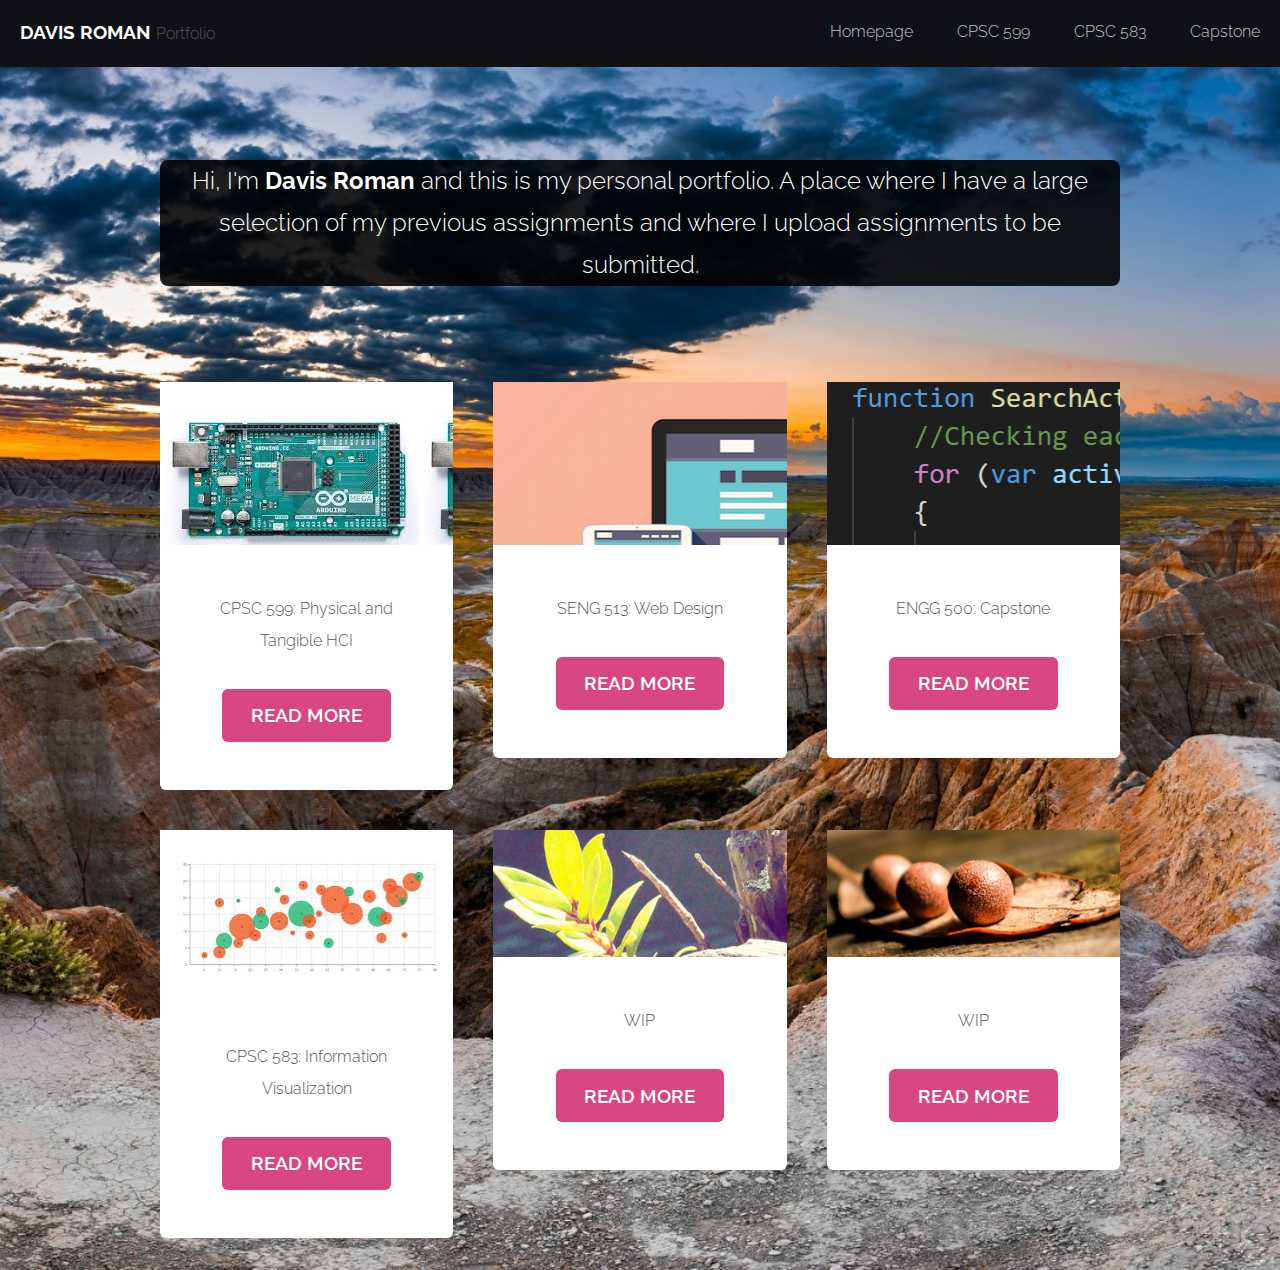
<file: index.html>
<!DOCTYPE HTML>
<!--
	Phase Shift by TEMPLATED
	templated.co @templatedco
	Released for free under the Creative Commons Attribution 3.0 license (templated.co/license)
-->
<html>
	<head>
		<title>Davis Roman - Portfolio</title>
		<meta http-equiv="content-type" content="text/html; charset=utf-8" />
		<meta name="description" content="" />
		<meta name="keywords" content="" />
		<!--[if lte IE 8]><script src="css/ie/html5shiv.js"></script><![endif]-->
		<script src="js/jquery.min.js"></script>
		<script src="js/jquery.dropotron.min.js"></script>
		<script src="js/skel.min.js"></script>
		<script src="js/skel-layers.min.js"></script>
		<script src="js/init.js"></script>
		<noscript>
			<link rel="stylesheet" href="css/skel.css" />
			<link rel="stylesheet" href="css/style.css" />
			<link rel="stylesheet" href="css/style-wide.css" />
		</noscript>
		<!--[if lte IE 8]><link rel="stylesheet" href="css/ie/v8.css" /><![endif]-->
	</head>
	<body>

		<!-- Wrapper -->
			<div class="wrapper style1">

				<!-- Header -->
					<div id="header" class="skel-panels-fixed">
						<div id="logo">
							<h1><a href="index.html">Davis Roman</a></h1>
							<span class="tag">Portfolio</span>
						</div>
						<nav id="nav">
							<ul>
								<li class="active"><a href="index.html">Homepage</a></li>
								<li><a href="CPSC599.html">CPSC 599</a></li>
								<li><a href="CPSC583.html">CPSC 583</a></li>
								<li><a href="Capstone.html">Capstone</a></li>
							</ul>
						</nav>
					</div>

				<!-- Banner -->
					<div id="banner" class="container" style="background-color: #000000de; border-radius: 8px;">
						<section>
							<p>Hi, I'm <strong>Davis Roman</strong> and this is my personal portfolio. A place where I have a large selection of my previous assignments and where I upload assignments to be submitted.</p>
						<!-- <a href="#" class="button medium">Read More</a> -->
						</section>
					</div>

				<!-- Extra -->
					<div id="extra">
						<div class="container">
							<div class="row no-collapse-1">
								<section class="4u"> <a href="#" class="image featured"><div style="height: 163px; width: auto; background-image: url(images/arduino2560.jpg) !important;"></div></a>
									<div class="box">
										<p>CPSC 599: Physical and Tangible HCI</p>
										<a href="CPSC599.html" class="button">Read More</a> </div>
								</section>
								<section class="4u"> <a href="#" class="image featured"><div style="height: 163px; width: auto; background-image: url(images/web-design.jpeg) !important;"></div></a>
									<div class="box">
										<p>SENG 513: Web Design</p>
										<a href="SENG513.html" class="button">Read More</a> </div>
								</section>
								<section class="4u"> <a href="#" class="image featured"><div style="height: 163px; width: auto; background-image: url(images/code.png) !important;"></div></a>
									<div class="box">
										<p>ENGG 500: Capstone</p>
										<a href="#" class="button">Read More</a> </div>
								</section>
							</div>
							<div class="row no-collapse-1">
								<section class="4u"> <a href="#" class="image featured"><div style="height: 163px; width: auto; background-image: url(images/test.jpg) !important;"></div></a>
									<div class="box">
										<p>CPSC 583: Information Visualization</p>
										<a href="#" class="button">Read More</a> </div>
								</section>
								<section class="4u"> <a href="#" class="image featured"><img src="images/pic02.jpg" alt=""></a>
									<div class="box">
										<p>WIP</p>
										<a href="#" class="button">Read More</a> </div>
								</section>
								<section class="4u"> <a href="#" class="image featured"><img src="images/pic03.jpg" alt=""></a>
									<div class="box">
										<p>WIP</p>
										<a href="#" class="button">Read More</a> </div>
								</section>
							</div>
						</div>
					</div>
		</div>
	</body>
</html>
</file>
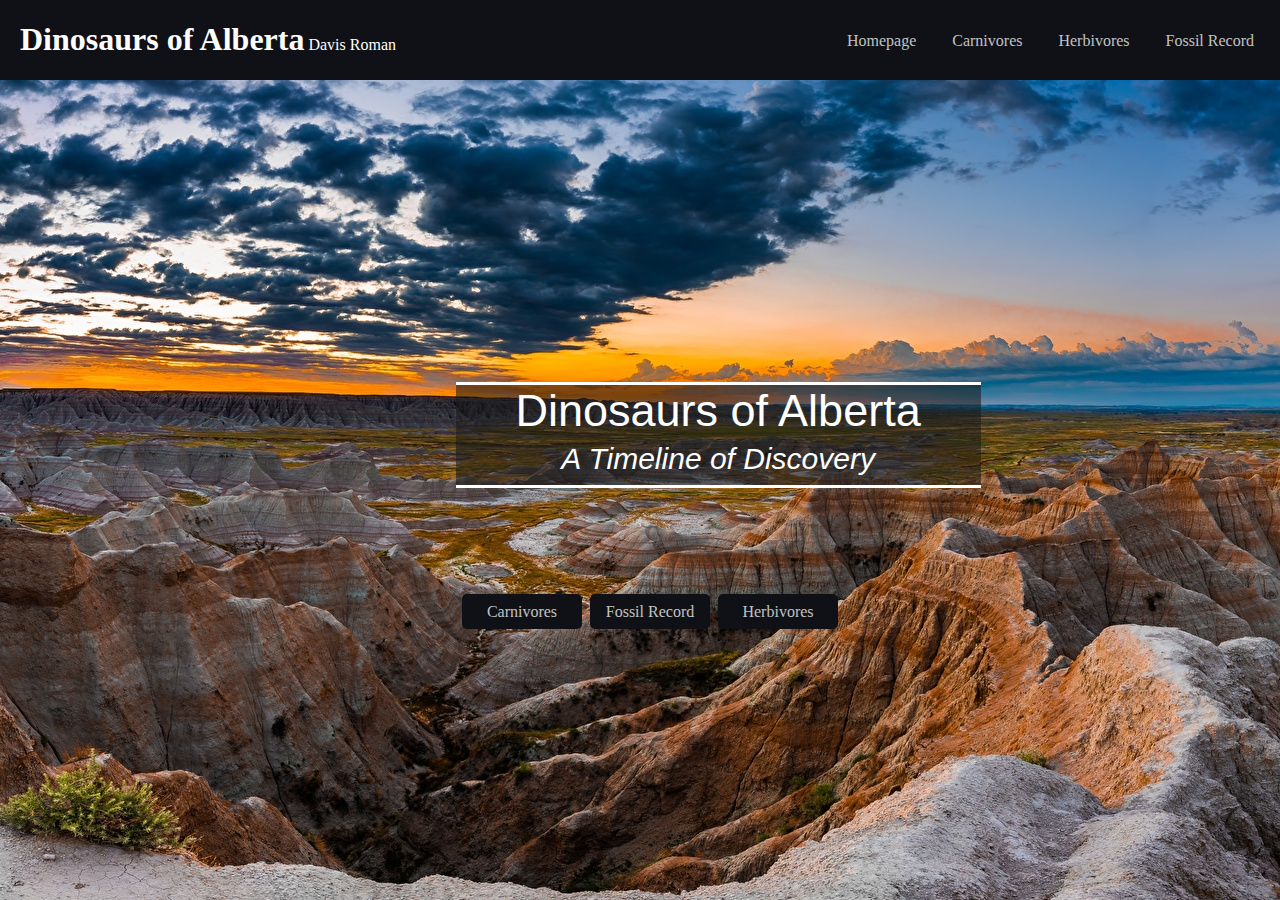
<file: SENG513/A1/index.html>
<!DOCTYPE html>
<html>
    <head>
        <title>SENG 513 - A1 - Dinosaurs</title>
        <link rel="stylesheet" type="text/css" href="main.css" />
    </head>
    <body>
        <!-- Header -->
        <div id="header">
            <div id="home-icon">
                <h1><a href="index.html">Dinosaurs of Alberta</a></h1>
                <span>Davis Roman</span>
            </div>
            <nav id="navigation">
                <ul>
                    <li>
                        <a href="index.html">Homepage</a>
                    </li>
                    <li>
                        <a href="carnivores.html">Carnivores</a>
                    </li>
                    <li>
                        <a href="herbivores.html">Herbivores</a>
                    </li>
                    <li>
                        <a href="fossils.html">Fossil Record</a>
                    </li>
                </ul>
            </nav>
        </div>

        <div class="title">
            <p class="title">Dinosaurs of Alberta</p>
            <p class="subtitle">A Timeline of Discovery</p>
        </div>

        <div class="button-left">
            <a class="button-text" href="carnivores.html">Carnivores</a>
        </div>

        <div class="button-mid">
            <a class="button-text" href="fossils.html">Fossil Record</a>
        </div>

        <div class="button-right">
            <a class="button-text" href="herbivores.html">Herbivores</a>
        </div>
    </body>
</html>
</file>
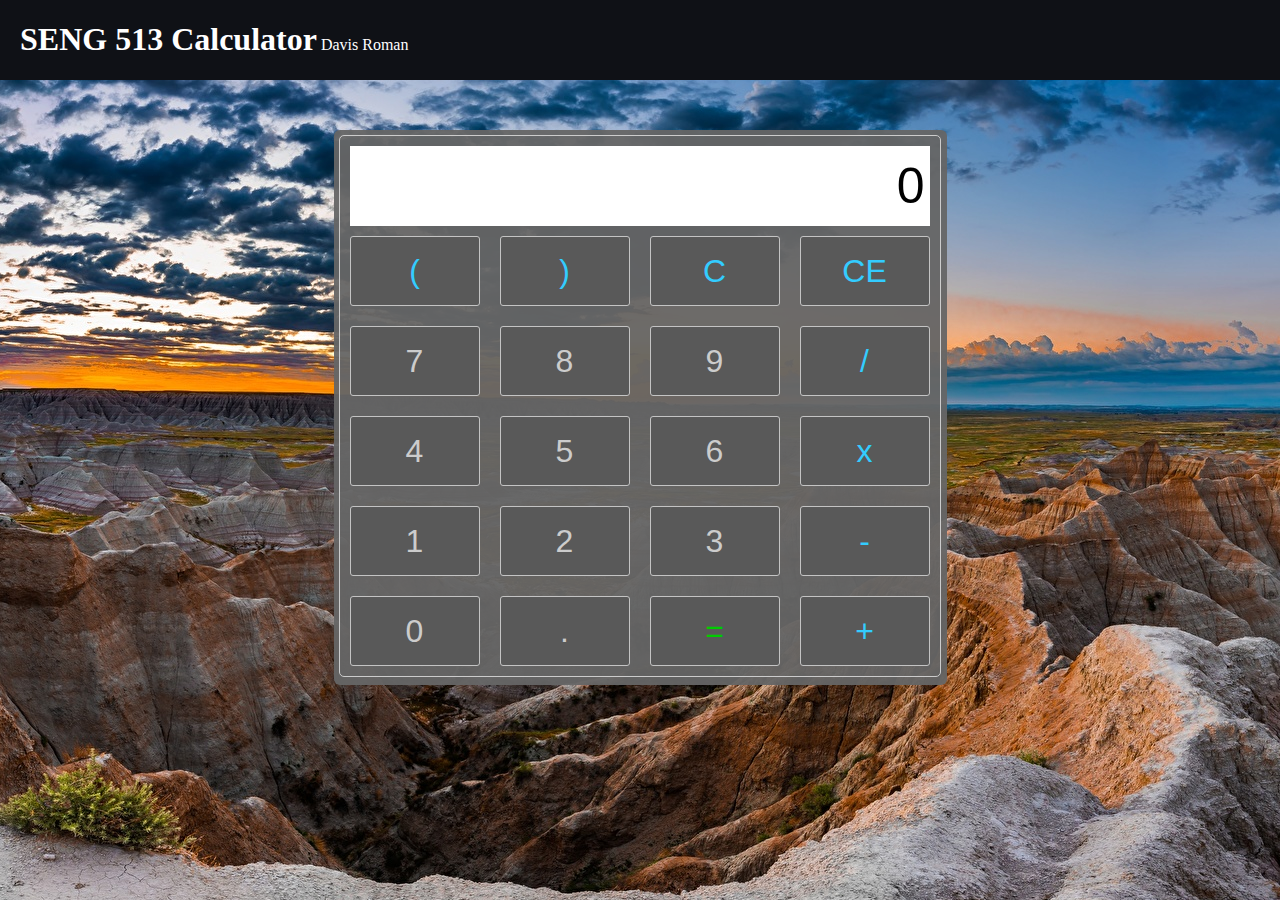
<file: SENG513/A2/index.html>
<!DOCTYPE html>
<html>
    <head>
        <title>SENG 513 - A2 - Calculator</title>
        <link rel="stylesheet" type="text/css" href="main.css" />
    </head>
    <body>
        <!-- Header -->
        <div id="header">
            <div id="home-icon">
                <h1><a href="index.html">SENG 513 Calculator</a></h1>
                <span>Davis Roman</span>
            </div>
        </div>

        <div id="page-container">
            <div class="calculator">

                <div type="text" class="calculator-display">
                    <p id="result-statement"></p>
                    <p id="result">0</p>
                </div>
                
                <div class="calculator_pad">
                  
                  <button type="button" class="operator" value="(">(</button>
                  <button type="button" class="operator" value=")">)</button>
                  <button type="button" class="clear" value="C">C</button>
                  <button type="button" class="backspace" value="CE">CE</button>
              
                  <button type="button" class="digit" value="7">7</button>
                  <button type="button" class="digit" value="8">8</button>
                  <button type="button" class="digit" value="9">9</button>
                  
                  <button type="button" class="operator" value="/">/</button>
              
                  <button type="button" class="digit" value="4">4</button>
                  <button type="button" class="digit" value="5">5</button>
                  <button type="button" class="digit" value="6">6</button>
              
                  <button type="button" class="operator" value="x">x</button>
              
                  <button type="button" class="digit" value="1">1</button>
                  <button type="button" class="digit" value="2">2</button>
                  <button type="button" class="digit" value="3">3</button>
              
                  <button type="button" class="operator" value="-">-</button>

                  <button type="button" class="digit" value="0">0</button>
                  <button type="button" class="decimal" value=".">.</button>
                  <button type="button" class="equals" value="=">=</button>
                  <button type="button" class="operator" value="+">+</button>              
                </div>
            </div>
        </div>
    </body>
    <script src="https://code.jquery.com/jquery-3.4.1.min.js" integrity="sha256-CSXorXvZcTkaix6Yvo6HppcZGetbYMGWSFlBw8HfCJo=" crossorigin="anonymous"></script> 
    <script src="calculator.js"></script>
</html>
</file>
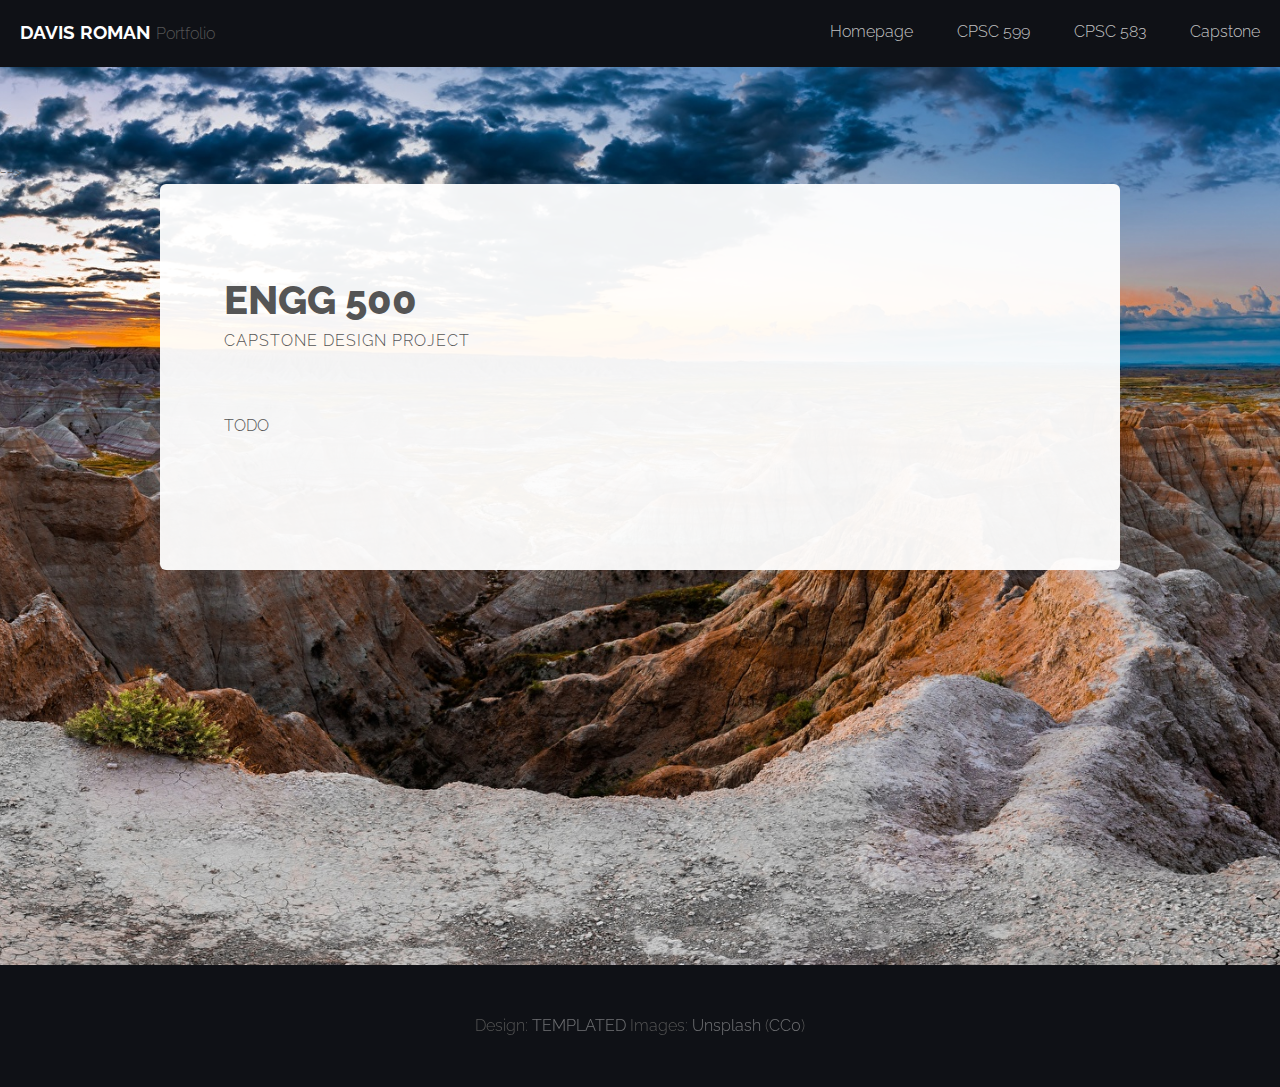
<file: Capstone.html>
<!DOCTYPE HTML>
<!--
	Phase Shift by TEMPLATED
	templated.co @templatedco
	Released for free under the Creative Commons Attribution 3.0 license (templated.co/license)
-->
<html>
	<head>
		<title>No Sidebar - Phase Shift by TEMPLATED</title>
		<meta http-equiv="content-type" content="text/html; charset=utf-8" />
		<meta name="description" content="" />
		<meta name="keywords" content="" />
		<!--[if lte IE 8]><script src="css/ie/html5shiv.js"></script><![endif]-->
		<script src="js/jquery.min.js"></script>
		<script src="js/jquery.dropotron.min.js"></script>
		<script src="js/skel.min.js"></script>
		<script src="js/skel-layers.min.js"></script>
		<script src="js/init.js"></script>
		<noscript>
			<link rel="stylesheet" href="css/skel.css" />
			<link rel="stylesheet" href="css/style.css" />
			<link rel="stylesheet" href="css/style-wide.css" />
		</noscript>
		<!--[if lte IE 8]><link rel="stylesheet" href="css/ie/v8.css" /><![endif]-->
	</head>
	<body>

		<!-- Wrapper -->
			<div class="wrapper style1">

				<!-- Header -->
				<div id="header" class="skel-panels-fixed">
					<div id="logo">
						<h1><a href="index.html">Davis Roman</a></h1>
						<span class="tag">Portfolio</span>
					</div>
					<nav id="nav">
						<ul>
							<li class="active"><a href="index.html">Homepage</a></li>
							<li><a href="CPSC599.html">CPSC 599</a></li>
							<li><a href="CPSC583.html">CPSC 583</a></li>
							<li><a href="Capstone.html">Capstone</a></li>
						</ul>
					</nav>
				</div>-->

				<!-- Page -->
					<div id="page" class="container" style="margin-bottom: 75px;">
						<section>
							<header class="major">
								<h2>ENGG 500</h2>
								<span class="byline">Capstone Design Project</span>
							</header>
							<p>TODO</p>
						</section>
					</div>
				<!-- /Page -->
	</div>

	<!-- Copyright -->
		<div id="copyright">
			<div class="container"> <span class="copyright">Design: <a href="http://templated.co">TEMPLATED</a> Images: <a href="http://unsplash.com">Unsplash</a> (<a href="http://unsplash.com/cc0">CC0</a>)</span>
			</div>
		</div>

	</body>
</html>
</file>
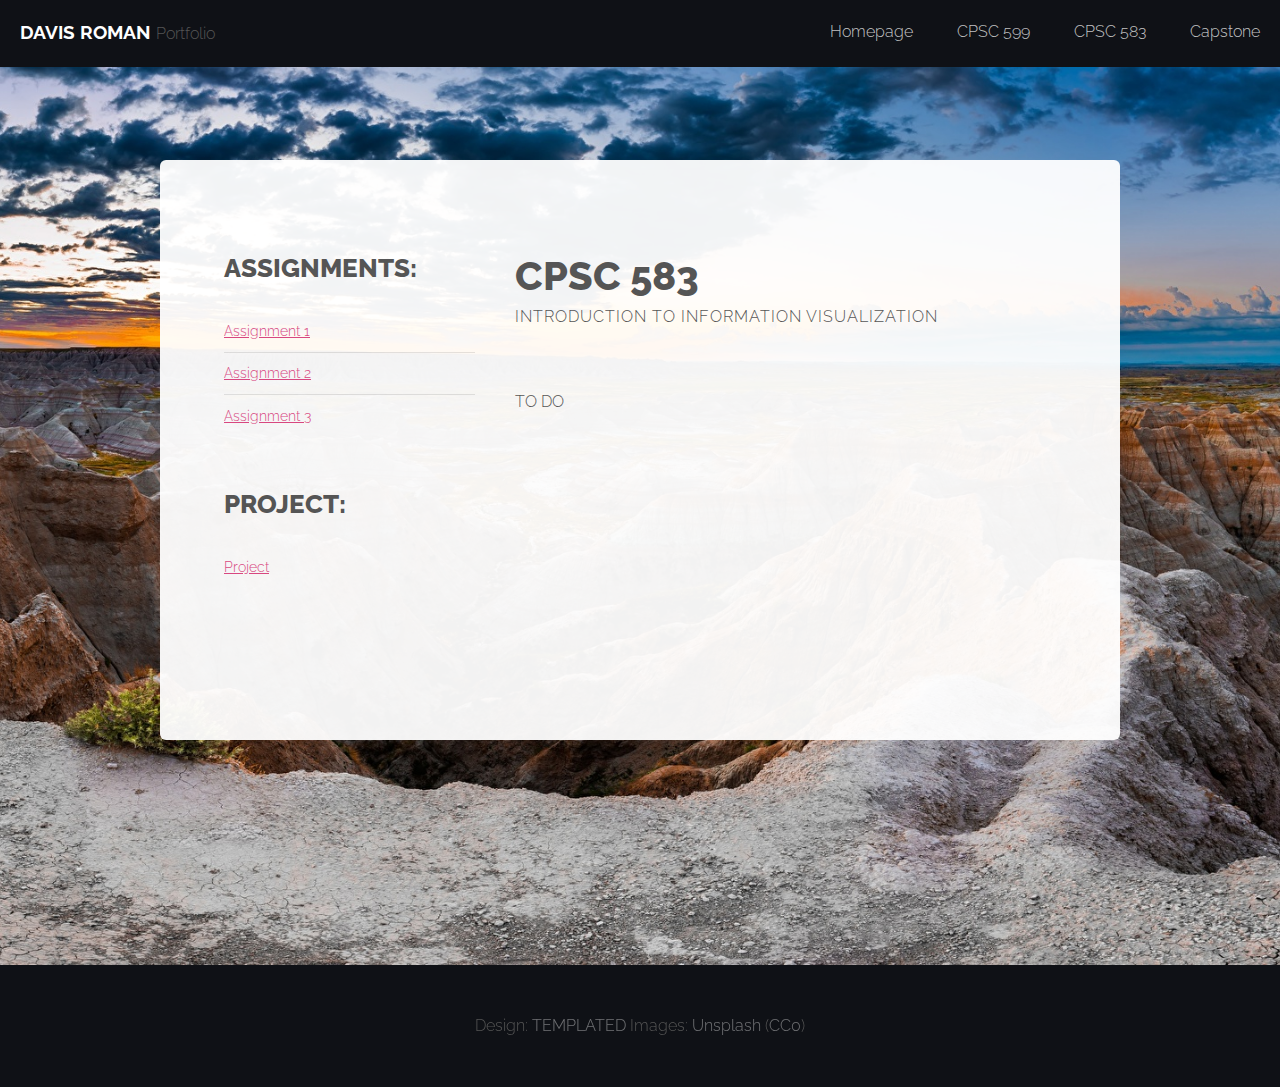
<file: CPSC583.html>
<!DOCTYPE HTML>
<!--
	Phase Shift by TEMPLATED
	templated.co @templatedco
	Released for free under the Creative Commons Attribution 3.0 license (templated.co/license)
-->
<html>
	<head>
		<title>Davis Roman Portfolio: CPSC 583</title>
		<meta http-equiv="content-type" content="text/html; charset=utf-8" />
		<meta name="description" content="" />
		<meta name="keywords" content="" />
		<!--[if lte IE 8]><script src="css/ie/html5shiv.js"></script><![endif]-->
		<script src="js/jquery.min.js"></script>
		<script src="js/jquery.dropotron.min.js"></script>
		<script src="js/skel.min.js"></script>
		<script src="js/skel-layers.min.js"></script>
		<script src="js/init.js"></script>
		<noscript>
			<link rel="stylesheet" href="css/skel.css" />
			<link rel="stylesheet" href="css/style.css" />
			<link rel="stylesheet" href="css/style-wide.css" />
		</noscript>
		<!--[if lte IE 8]><link rel="stylesheet" href="css/ie/v8.css" /><![endif]-->
	</head>
	<body>

		<!-- Wrapper -->
			<div class="wrapper style1">

				<!-- Header -->
				<div id="header" class="skel-panels-fixed">
					<div id="logo">
						<h1><a href="index.html">Davis Roman</a></h1>
						<span class="tag">Portfolio</span>
					</div>
					<nav id="nav">
						<ul>
							<li class="active"><a href="index.html">Homepage</a></li>
							<li><a href="CPSC599.html">CPSC 599</a></li>
							<li><a href="CPSC583.html">CPSC 583</a></li>
							<li><a href="Capstone.html">Capstone</a></li>
						</ul>
					</nav>
				</div>
				<!-- Header -->

				<!-- Page -->
					<div id="page" class="container" style="margin-bottom: 75px;">
						<div class="row">
		
							<!-- Sidebar -->
							<div id="sidebar" class="4u">
								<section>
									<header class="major">
										<h2>Assignments:</h2>
									</header>
									<ul class="default">
										<li><a href="#">Assignment 1</a></li>
										<li><a href="#">Assignment 2</a></li>
										<li><a href="#">Assignment 3</a></li>
									</ul>
								</section>
								<section>
									<header class="major">
										<h2>Project:</h2>
									</header>
									<ul class="default">
										<li><a href="#">Project</a></li>
									</ul>
								</section>
							</div>
							
							<!-- Content -->
							<div id="content" class="8u skel-cell-important">
								<section>
									<header class="major">
										<h2>CPSC 583</h2>
										<span class="byline">Introduction to Information Visualization</span>
									</header>
									<p>TO DO</p>
								</section>
							</div>
		
						</div>
					</div>
	</div>


	<!-- Copyright -->
		<div id="copyright">
			<div class="container"> <span class="copyright">Design: <a href="http://templated.co">TEMPLATED</a> Images: <a href="http://unsplash.com">Unsplash</a> (<a href="http://unsplash.com/cc0">CC0</a>)</span>
			</div>
		</div>

	</body>
</html>
</file>
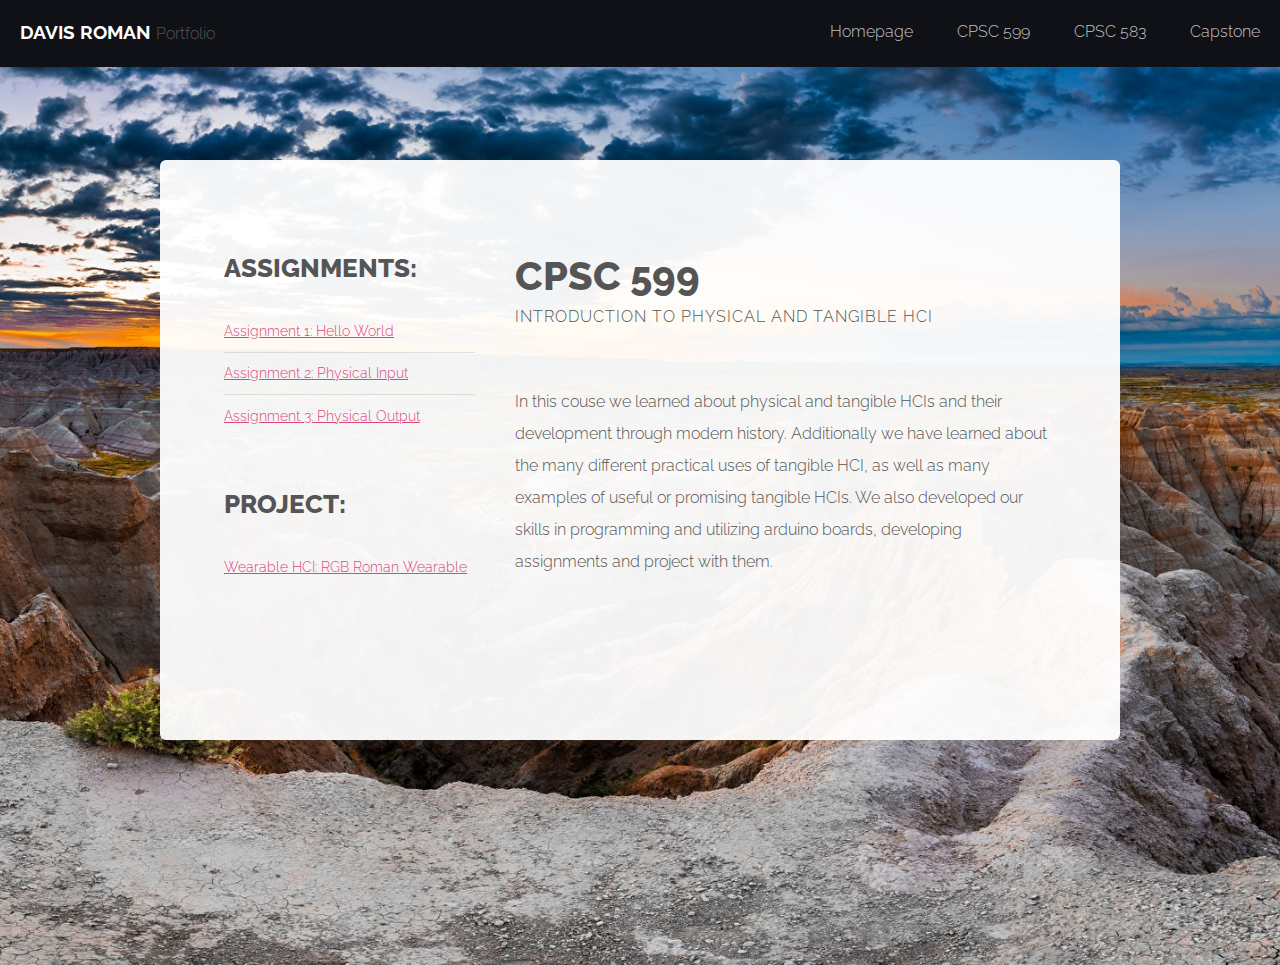
<file: CPSC599.html>
<!DOCTYPE HTML>
<!--
	Phase Shift by TEMPLATED
	templated.co @templatedco
	Released for free under the Creative Commons Attribution 3.0 license (templated.co/license)
-->
<html>
	<head>
		<title>Davis Roman Portfolio: CPSC 599</title>
		<meta http-equiv="content-type" content="text/html; charset=utf-8" />
		<meta name="description" content="" />
		<meta name="keywords" content="" />
		<!--[if lte IE 8]><script src="css/ie/html5shiv.js"></script><![endif]-->
		<script src="js/jquery.min.js"></script>
		<script src="js/jquery.dropotron.min.js"></script>
		<script src="js/skel.min.js"></script>
		<script src="js/skel-layers.min.js"></script>
		<script src="js/init.js"></script>
		<noscript>
			<link rel="stylesheet" href="css/skel.css" />
			<link rel="stylesheet" href="css/style.css" />
			<link rel="stylesheet" href="css/style-wide.css" />
		</noscript>
		<!--[if lte IE 8]><link rel="stylesheet" href="css/ie/v8.css" /><![endif]-->
	</head>
	<body>

		<!-- Wrapper -->
			<div class="wrapper style1">

				<!-- Header -->
				<div id="header" class="skel-panels-fixed">
					<div id="logo">
						<h1><a href="index.html">Davis Roman</a></h1>
						<span class="tag">Portfolio</span>
					</div>
					<nav id="nav">
						<ul>
							<li class="active"><a href="index.html">Homepage</a></li>
							<li><a href="CPSC599.html">CPSC 599</a></li>
							<li><a href="CPSC583.html">CPSC 583</a></li>
							<li><a href="Capstone.html">Capstone</a></li>
						</ul>
					</nav>
				</div>
				<!-- Header -->

				<!-- Page -->
					<div id="page" class="container" style="margin-bottom: 75px;">
						<div class="row">
		
							<!-- Sidebar -->
							<div id="sidebar" class="4u">
								<section>
									<header class="major">
										<h2>Assignments:</h2>
									</header>
									<ul class="default">
										<li><a href="CPSC599A1.html">Assignment 1: Hello World</a></li>
										<li><a href="CPSC599A2.html">Assignment 2: Physical Input</a></li>
										<li><a href="CPSC599A3.html">Assignment 3: Physical Output</a></li>
									</ul>
								</section>
								<section>
									<header class="major">
										<h2>Project:</h2>
									</header>
									<ul class="default">
										<li><a href="CPSC599Project.html">Wearable HCI: RGB Roman Wearable</a></li>
									</ul>
								</section>
							</div>
							
							<!-- Content -->
							<div id="content" class="8u skel-cell-important">
								<section>
									<header class="major">
										<h2>CPSC 599</h2>
										<span class="byline">Introduction to Physical and Tangible HCI</span>
									</header>
									<p>In this couse we learned about physical and tangible HCIs and their development through modern history. Additionally we have learned about the many different practical uses of tangible HCI, as well as many examples of useful or promising tangible HCIs. We also developed our skills in programming and utilizing arduino boards, developing assignments and project with them.</p>
								</section>
							</div>
		
						</div>
					</div>
		</div>
	</body>
</html>
</file>
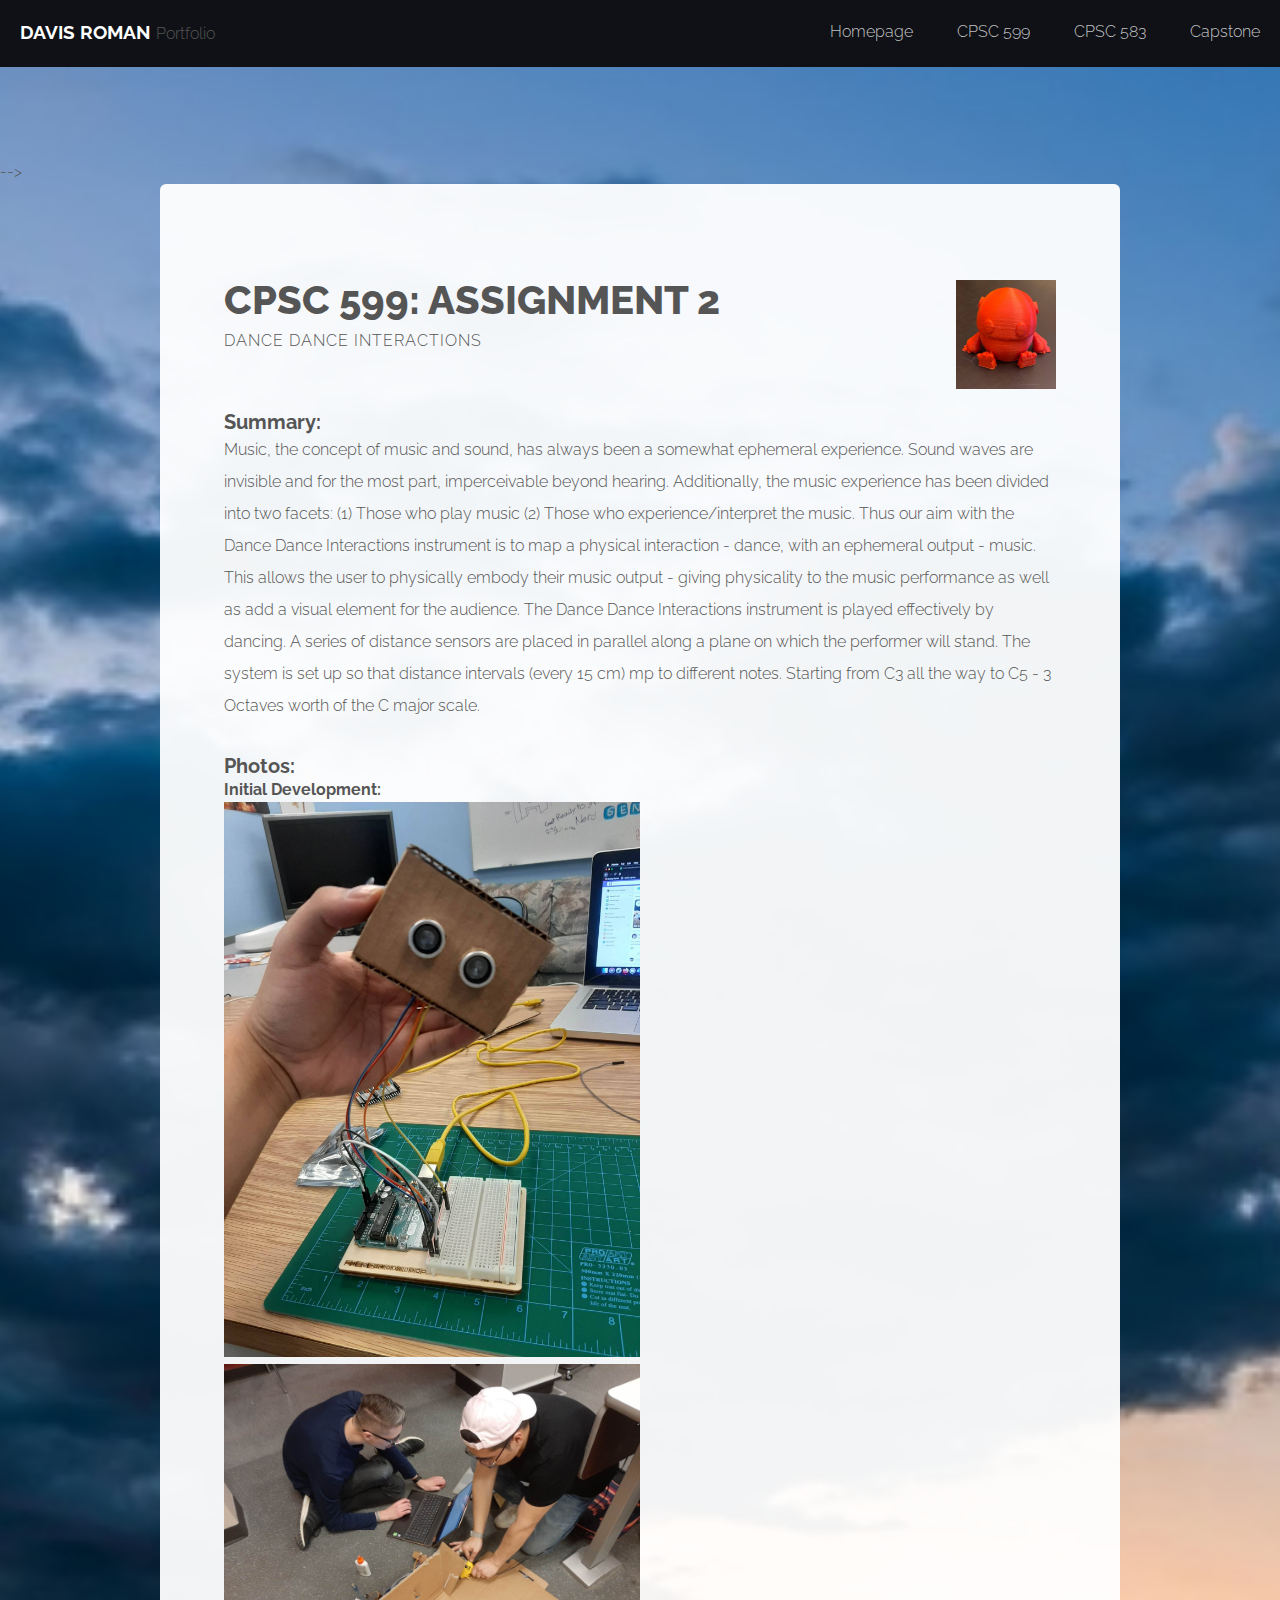
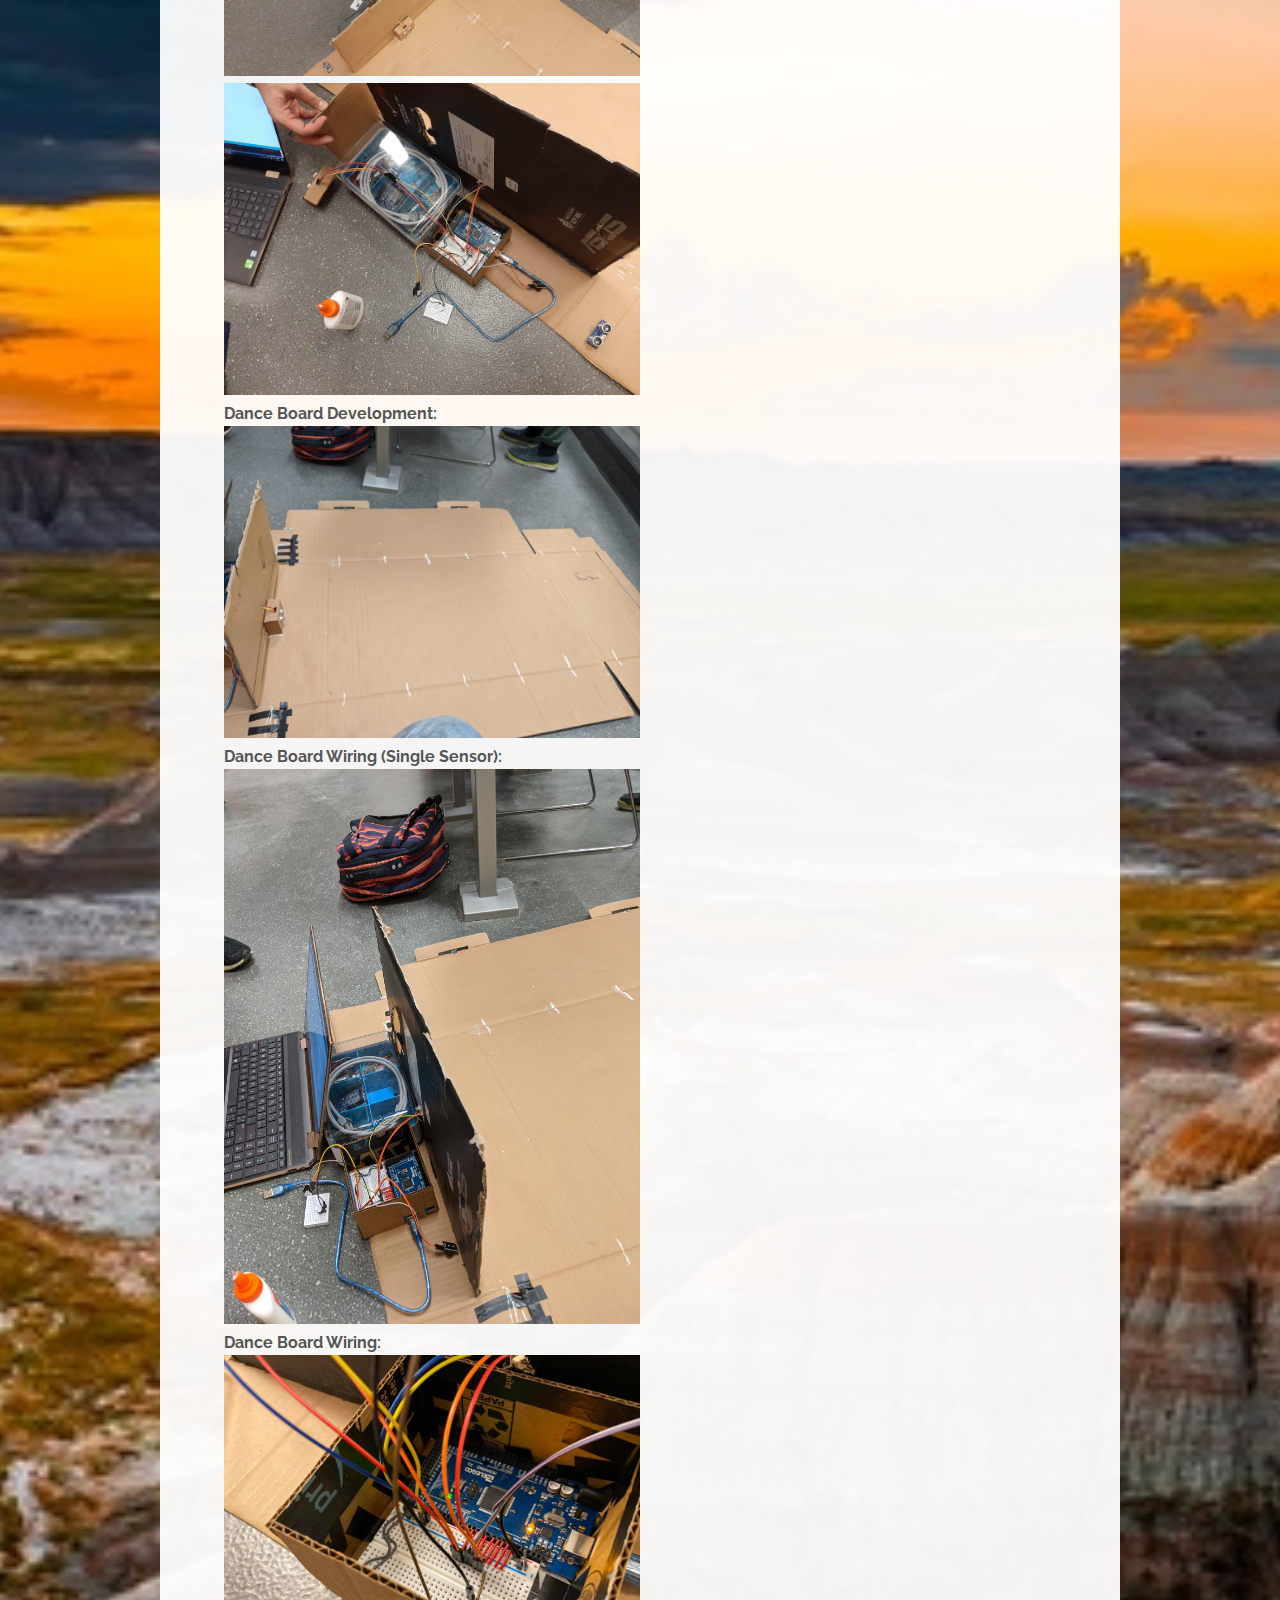
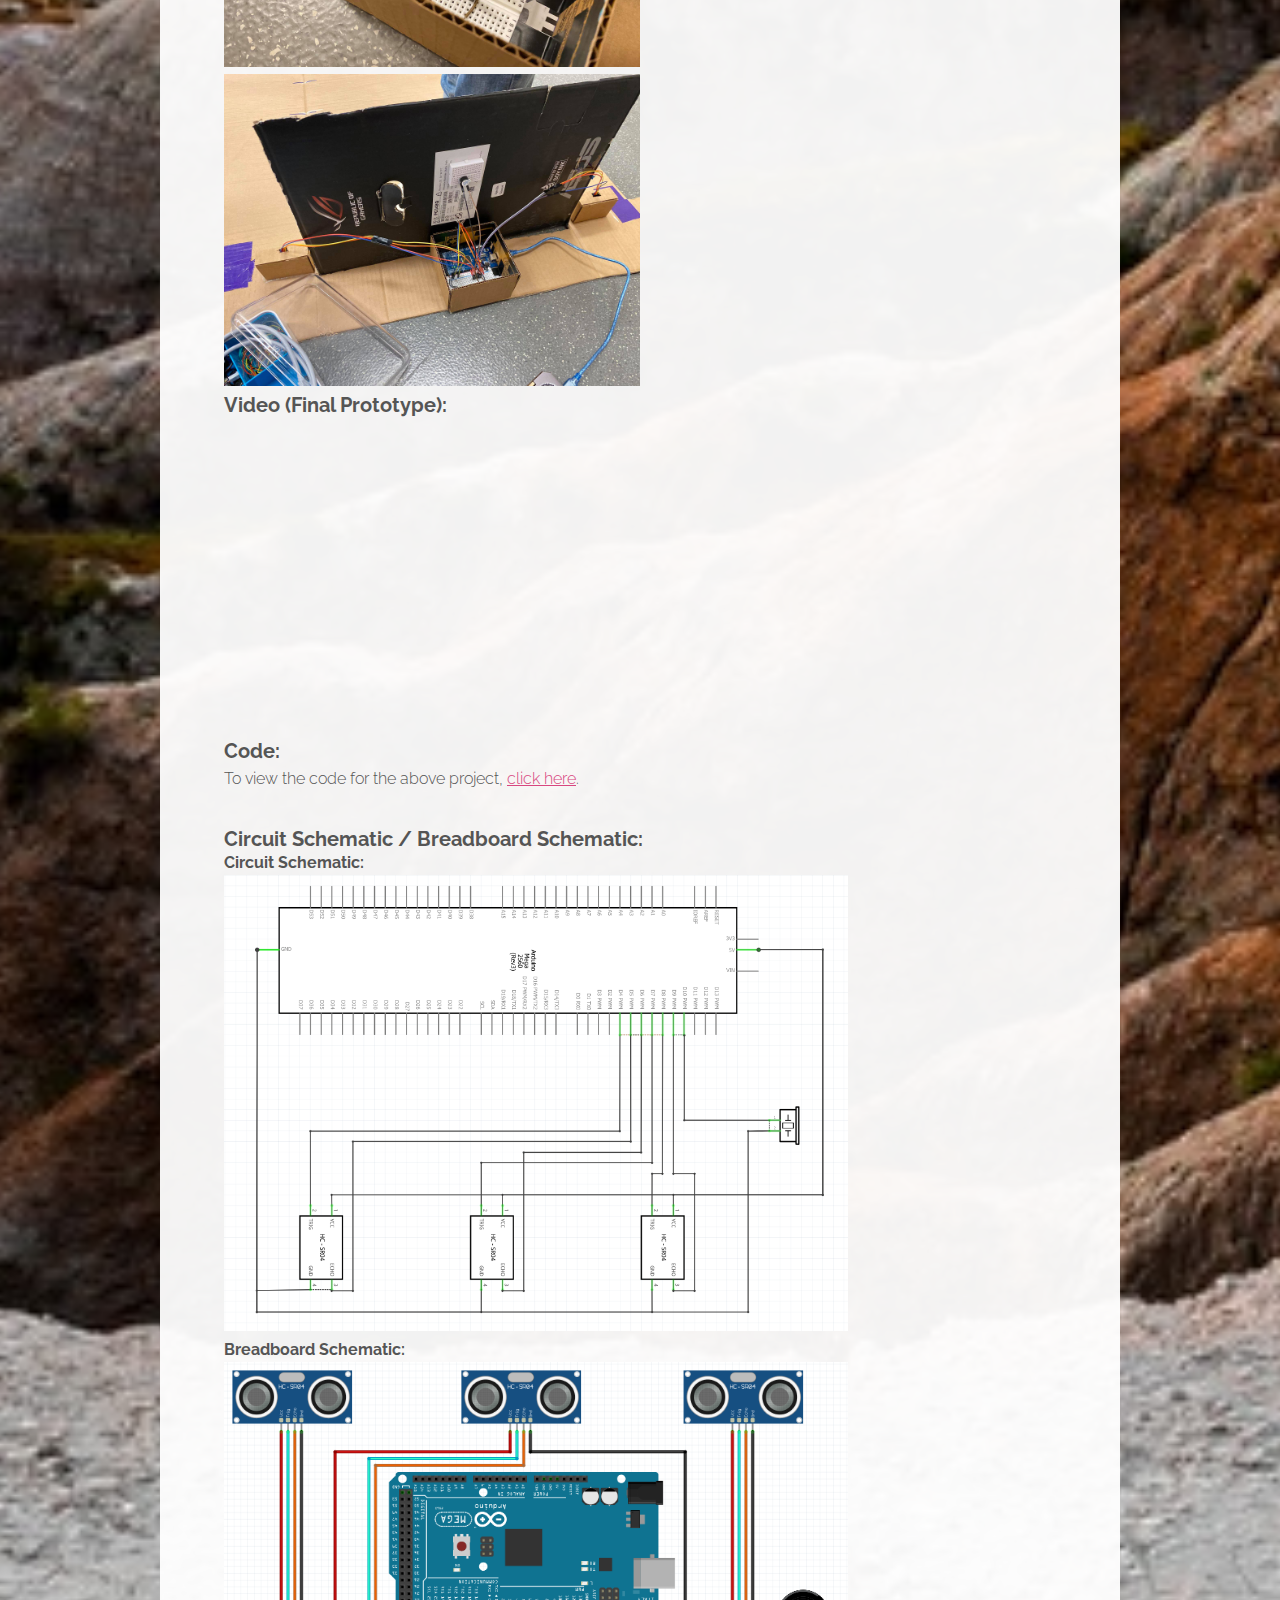
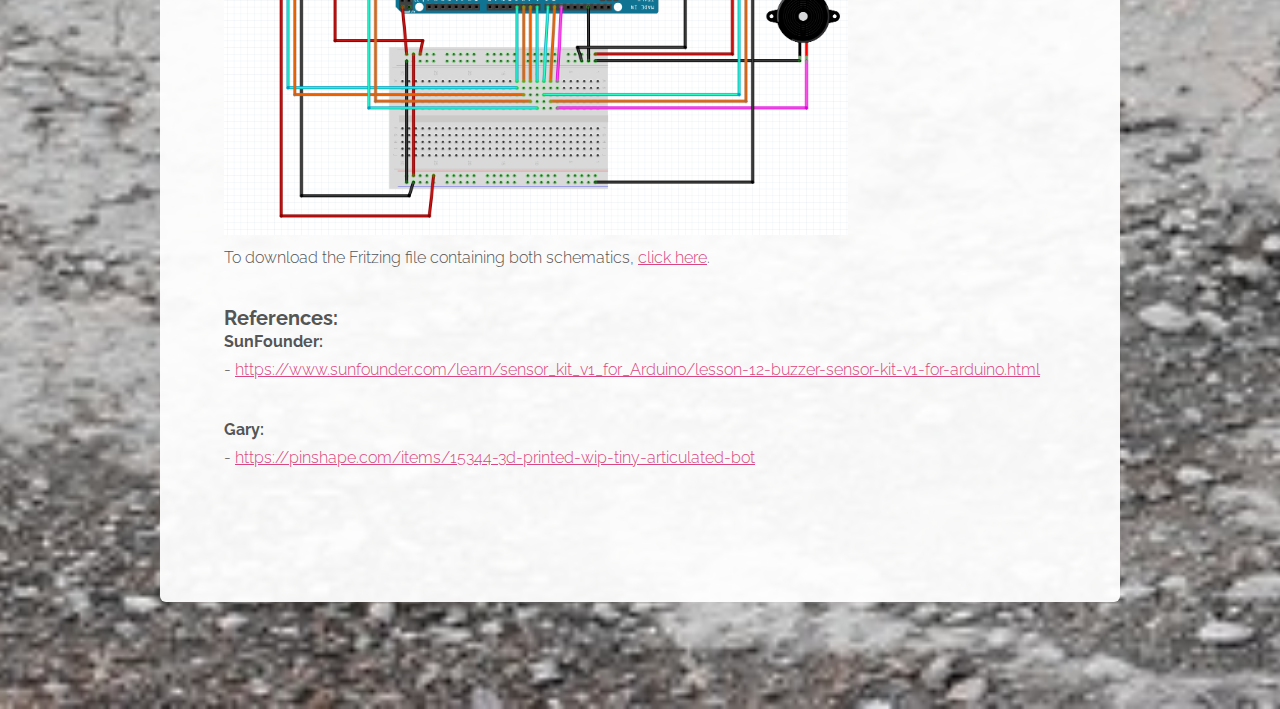
<file: CPSC599A2.html>
<!DOCTYPE HTML>
<html>
	<head>
		<title>CPSC 599 - Assignment 2</title>
		<meta http-equiv="content-type" content="text/html; charset=utf-8" />
		<meta name="description" content="" />
		<meta name="keywords" content="" />
		<!--[if lte IE 8]><script src="css/ie/html5shiv.js"></script><![endif]-->
		<script src="js/jquery.min.js"></script>
		<script src="js/jquery.dropotron.min.js"></script>
		<script src="js/skel.min.js"></script>
		<script src="js/skel-layers.min.js"></script>
		<script src="js/init.js"></script>
		<noscript>
			<link rel="stylesheet" href="css/skel.css" />
			<link rel="stylesheet" href="css/style.css" />
			<link rel="stylesheet" href="css/style-wide.css" />
		</noscript>
		<!--[if lte IE 8]><link rel="stylesheet" href="css/ie/v8.css" /><![endif]-->
	</head>
	<body>
		<!-- Wrapper -->
			<div class="wrapper style1">

				<!-- Header -->
				<div id="header" class="skel-panels-fixed">
					<div id="logo">
						<h1><a href="index.html">Davis Roman</a></h1>
						<span class="tag">Portfolio</span>
					</div>
					<nav id="nav">
						<ul>
							<li class="active"><a href="index.html">Homepage</a></li>
							<li><a href="CPSC599.html">CPSC 599</a></li>
							<li><a href="CPSC583.html">CPSC 583</a></li>
							<li><a href="Capstone.html">Capstone</a></li>
						</ul>
					</nav>
				</div>-->

				<!-- Page -->
					<div id="page" class="container" style="margin-bottom: 75px;">
						<section>
							<header class="major">
								<h2>CPSC 599: Assignment 2<img title="Gary" width="12%" src="images/gary.jpg" align="right" alt="Button"></h2>
								<span class="byline">Dance Dance Interactions</span>
							</header>
							<h3>
								Summary:
							</h3>
							<p>Music, the concept of music and sound, has always been a somewhat ephemeral experience. Sound waves are invisible and for the most part, imperceivable beyond hearing.
								Additionally, the music experience has been divided into two facets: (1) Those who play music (2) Those who experience/interpret the music. Thus our aim with the Dance Dance Interactions instrument is to map a physical interaction - dance, with an ephemeral output - music. This allows the user to physically embody their music output - giving physicality to the music performance as well as  add a visual element for the audience.
								
								The Dance Dance Interactions instrument is played effectively by dancing. A series of distance sensors are placed in parallel along a plane on which the performer will stand. The system is set up so that distance intervals (every 15 cm) mp to different notes. Starting from C3 all the way to C5 - 3 Octaves worth of the C major scale.</p>
							<h3>
								Photos:
							</h3>
							<h4>
								Initial Development:
							</h4>
							<img width="50%" src="images/encaps-ultrasonic.jpg" alt="Encapsulation of the Ultrasonic Sensor">
							<img width="50%" src="images/dance-working.jpg" alt="Initial Working">
							<img width="50%" src="images/wiring_ip.jpg" alt="Initial Wiring">
							<h4>
								Dance Board Development:
							</h4>
							<img width="50%" src="images/dance-pad.jpg" alt="Initial Dance Pad">
							<h4>
								Dance Board Wiring (Single Sensor):
							</h4>
							<img width="50%" src="images/dance-singleSensor.jpg" alt="Dance Pad Initial Wiring">
							<h4>
								Dance Board Wiring:
							</h4>
							<img width="50%" src="images/dance-wiring.jpg" alt="Wiring">
							<img width="50%" src="images/dance-wiring2.jpg" alt="Wiring">
							<h3>
								Video (Final Prototype):
							</h3>
							<iframe width="560" height="315" src="https://www.youtube.com/embed/NonRlMjKZzQ" frameborder="0" allow="accelerometer; autoplay; encrypted-media; gyroscope; picture-in-picture" allowfullscreen></iframe>
							<h3>
								Code:
							</h3>
							<p>
								To view the code for the above project, <a href="files/dance-dance-interactions.zip" download>click here</a>.
							</p>
							<h3>
								Circuit Schematic / Breadboard Schematic:
							</h3>
							<h4>
								Circuit Schematic:
							</h4>
							<img width="75%" src="images/dance_schematic_diagram.png" alt="Circuit Schematic">
							<h4>
								Breadboard Schematic:
							</h4>
							<img width="75%" src="images/dance_breadboard_diagram.png" alt="Breadboard Schematic">
							<p>
								To download the Fritzing file containing both schematics, <a href="files/dance-dance-interactions.fzz" download>click here</a>.
							</p>
							<h3>
								References:
							</h3>
							<h4>SunFounder:</h4>
							<p> - <a href="https://www.sunfounder.com/learn/sensor_kit_v1_for_Arduino/lesson-12-buzzer-sensor-kit-v1-for-arduino.html">https://www.sunfounder.com/learn/sensor_kit_v1_for_Arduino/lesson-12-buzzer-sensor-kit-v1-for-arduino.html</a></p>
							<h4>Gary:</h4>
							<p> - <a href="https://pinshape.com/items/15344-3d-printed-wip-tiny-articulated-bot">https://pinshape.com/items/15344-3d-printed-wip-tiny-articulated-bot</a></p>
						</section>
					</div>
				<!-- /Page -->
		</div>
	</body>
</html>
</file>
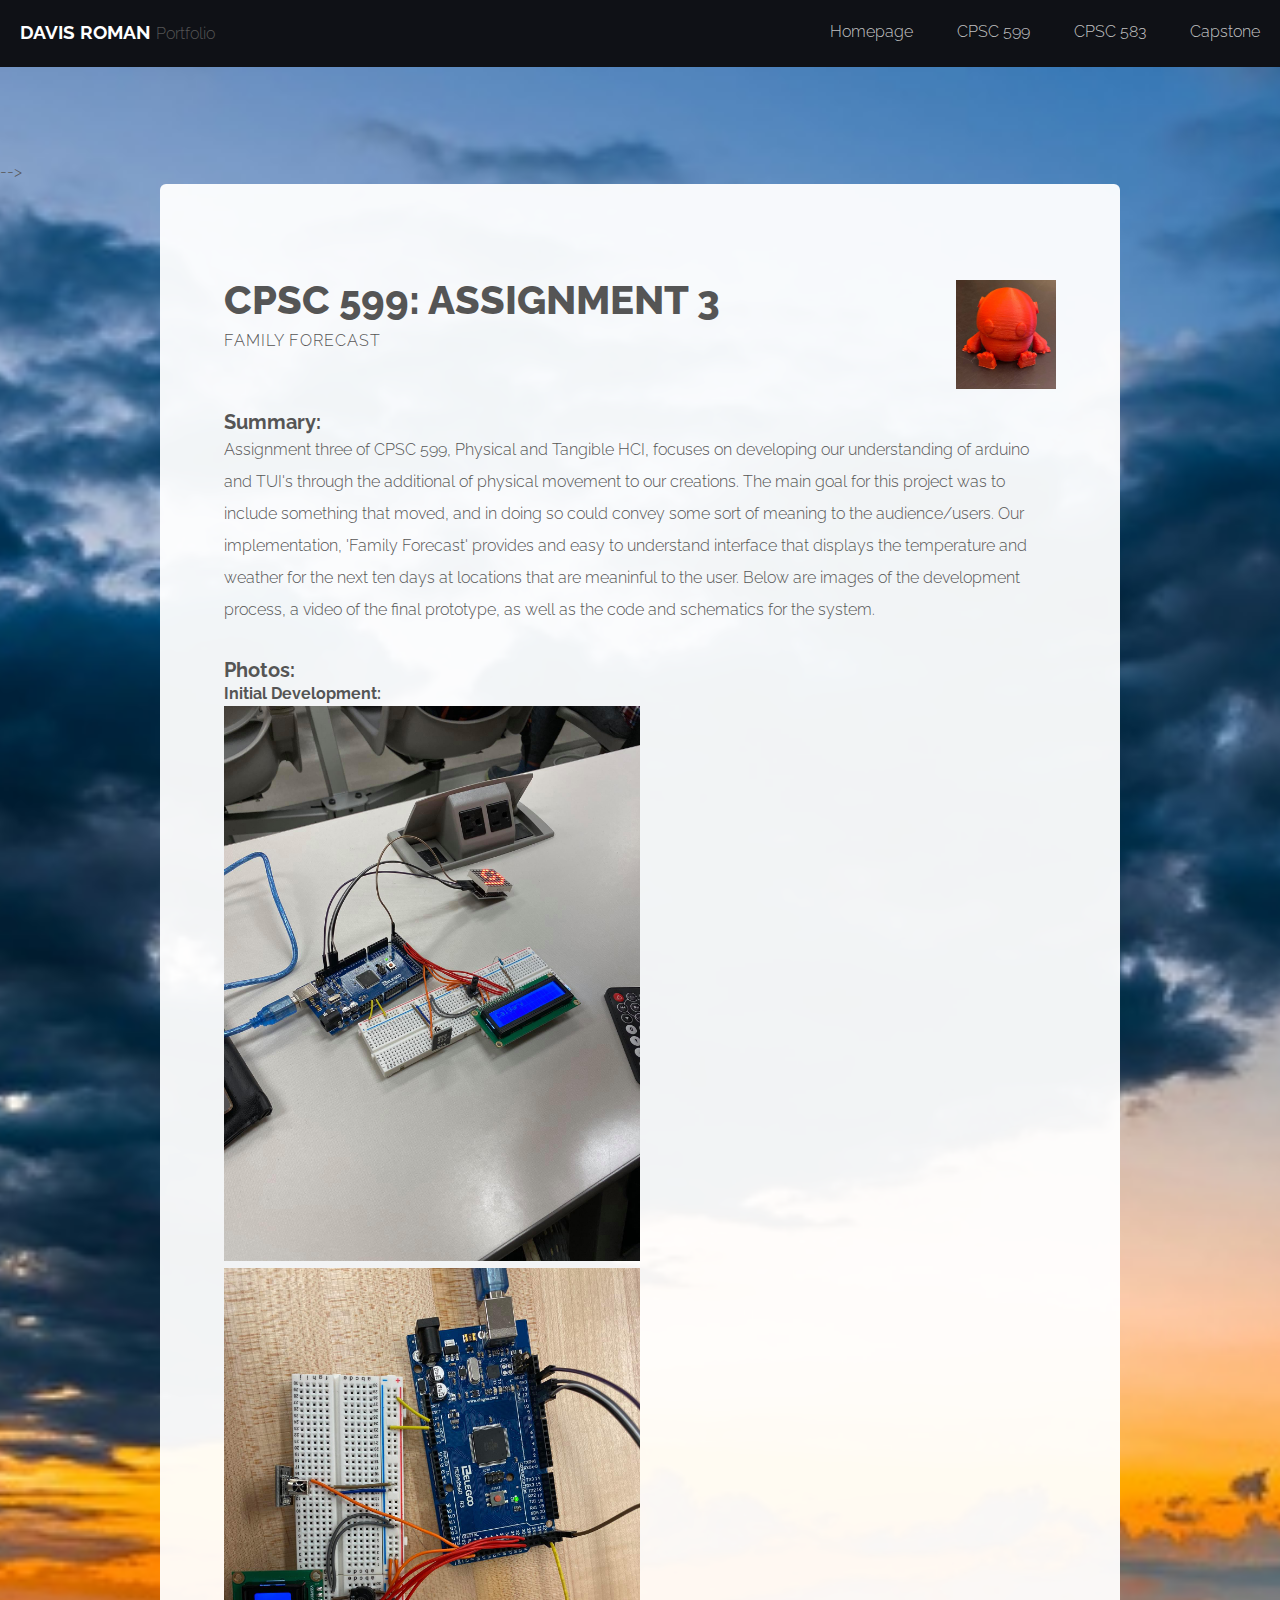
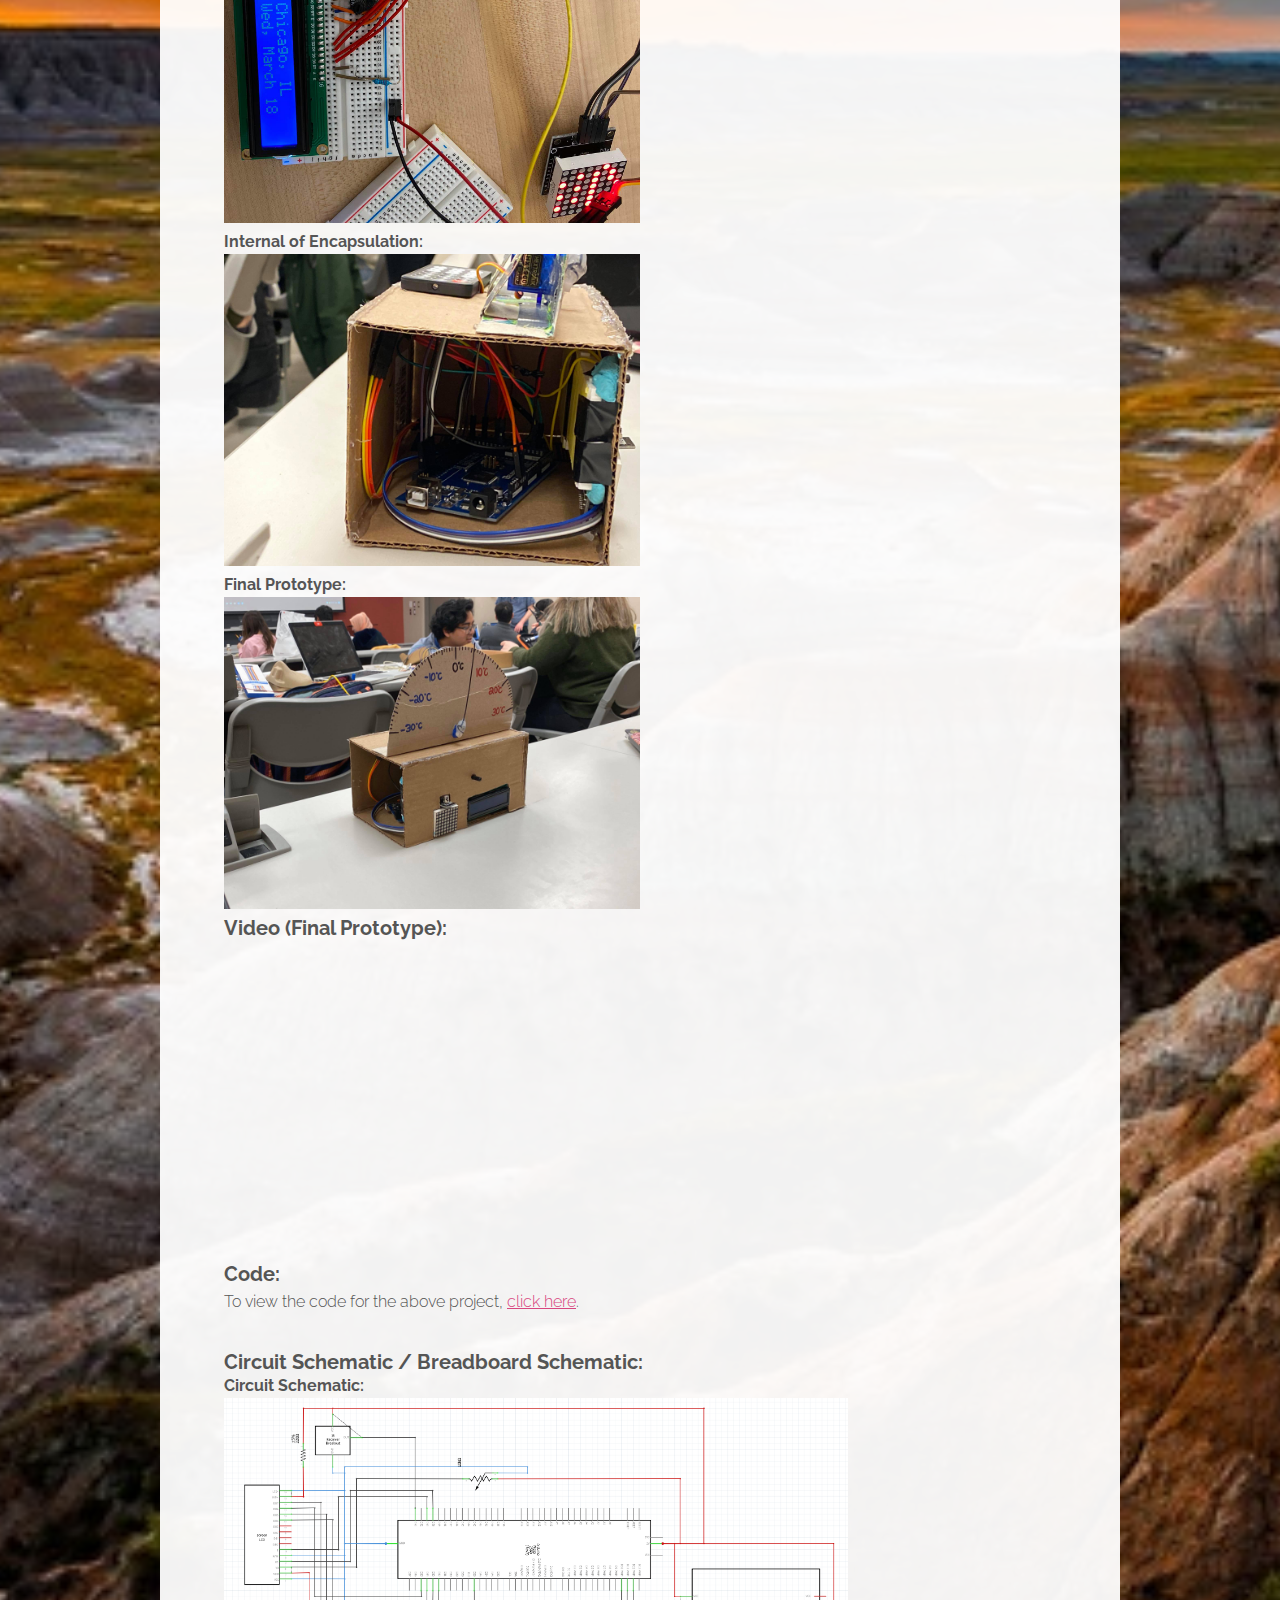
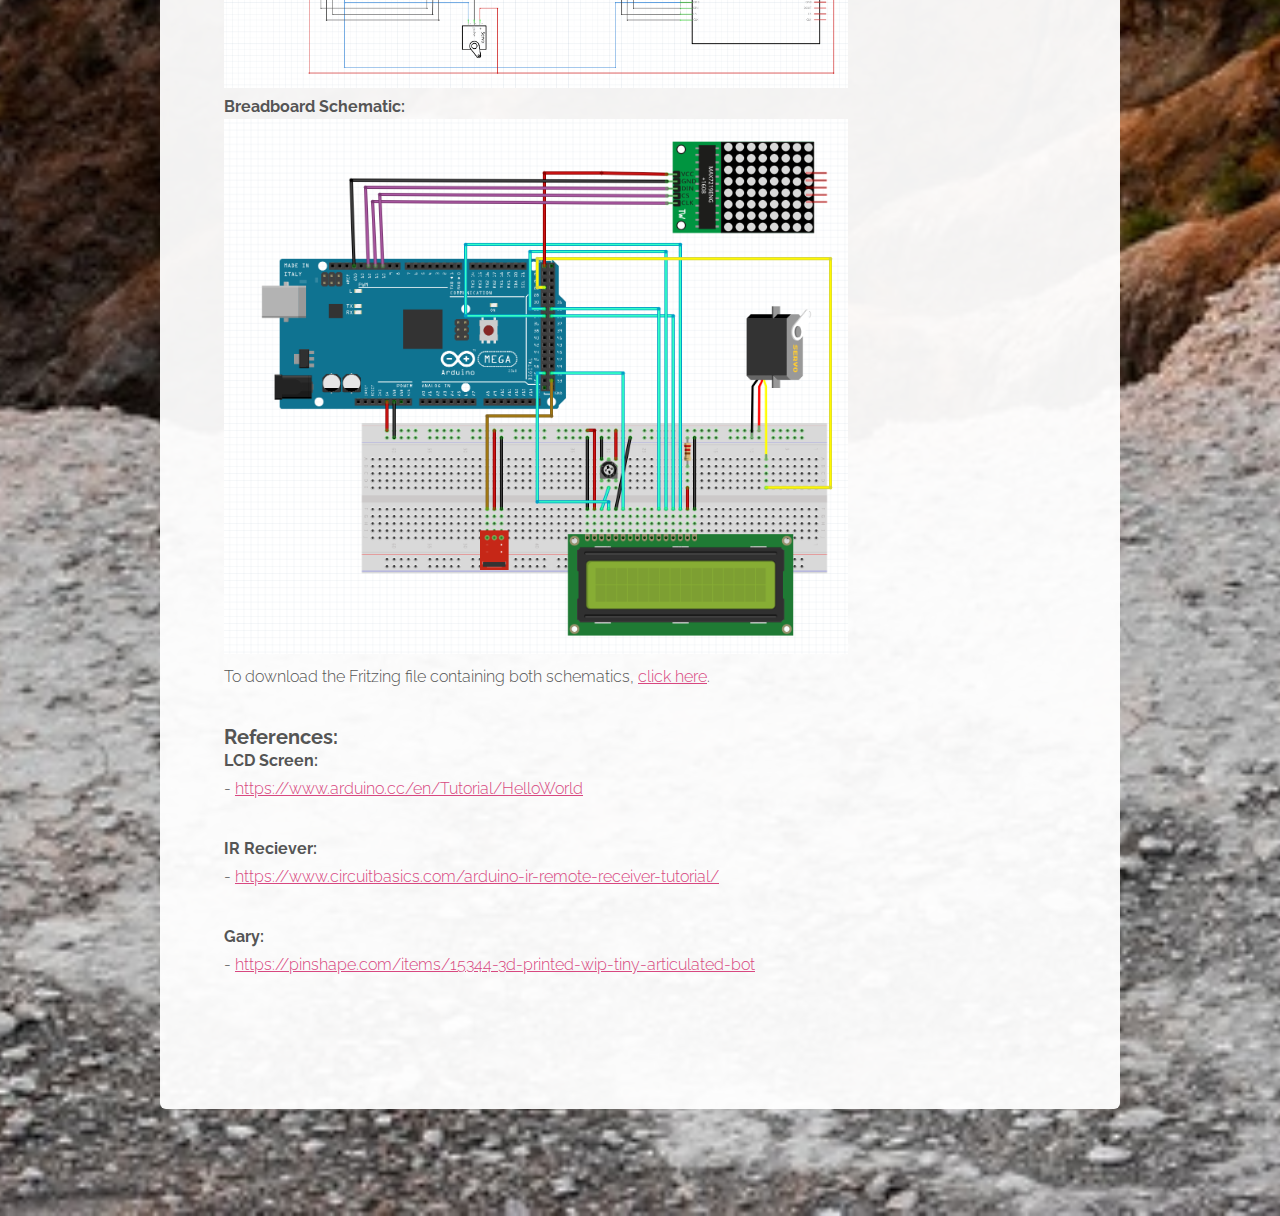
<file: CPSC599A3.html>
<!DOCTYPE HTML>
<html>
	<head>
		<title>CPSC 599 - Assignment 3</title>
		<meta http-equiv="content-type" content="text/html; charset=utf-8" />
		<meta name="description" content="" />
		<meta name="keywords" content="" />
		<!--[if lte IE 8]><script src="css/ie/html5shiv.js"></script><![endif]-->
		<script src="js/jquery.min.js"></script>
		<script src="js/jquery.dropotron.min.js"></script>
		<script src="js/skel.min.js"></script>
		<script src="js/skel-layers.min.js"></script>
		<script src="js/init.js"></script>
		<noscript>
			<link rel="stylesheet" href="css/skel.css" />
			<link rel="stylesheet" href="css/style.css" />
			<link rel="stylesheet" href="css/style-wide.css" />
		</noscript>
		<!--[if lte IE 8]><link rel="stylesheet" href="css/ie/v8.css" /><![endif]-->
	</head>
	<body>
		<!-- Wrapper -->
			<div class="wrapper style1">

				<!-- Header -->
				<div id="header" class="skel-panels-fixed">
					<div id="logo">
						<h1><a href="index.html">Davis Roman</a></h1>
						<span class="tag">Portfolio</span>
					</div>
					<nav id="nav">
						<ul>
							<li class="active"><a href="index.html">Homepage</a></li>
							<li><a href="CPSC599.html">CPSC 599</a></li>
							<li><a href="CPSC583.html">CPSC 583</a></li>
							<li><a href="Capstone.html">Capstone</a></li>
						</ul>
					</nav>
				</div>-->

				<!-- Page -->
					<div id="page" class="container" style="margin-bottom: 75px;">
						<section>
							<header class="major">
								<h2>CPSC 599: Assignment 3<img title="Gary" width="12%" src="images/gary.jpg" align="right" alt="Button"></h2>
								<span class="byline">Family Forecast</span>
							</header>
							<h3>
								Summary:
							</h3>
							<p>Assignment three of CPSC 599, Physical and Tangible HCI, focuses on developing our understanding of arduino and TUI's through the additional of physical movement to our creations. The main goal for this project was to include something that moved, and in doing so could convey some sort of meaning to the audience/users. Our implementation, 'Family Forecast' provides and easy to understand interface that displays the temperature and weather for the next ten days at locations that are meaninful to the user. Below are images of the development process, a video of the final prototype, as well as the code and schematics for the system.</p>
							<h3>
								Photos:
							</h3>
							<h4>
								Initial Development:
							</h4>
							<img width="50%" src="images/family_forecast_initial.jpg" alt="Initial Development of the sensors">
							<img width="50%" src="images/family_forecast_initial2.jpg" alt="Initial Dev">
							<h4>
								Internal of Encapsulation:
							</h4>
							<img width="50%" src="images/family_forecast_inside.jpg" alt="Internal Encapsulation">
							<h4>
								Final Prototype:
							</h4>
							<img width="50%" src="images/family_forecast_final.jpg" alt="Prototype of Family Forecast">
							<h3>
								Video (Final Prototype):
							</h3>
							<iframe width="560" height="315" src="https://www.youtube.com/embed/hWY0ufp2H8g" frameborder="0" allow="accelerometer; autoplay; encrypted-media; gyroscope; picture-in-picture" allowfullscreen></iframe>
							<h3>
								Code:
							</h3>
							<p>
								To view the code for the above project, <a href="files/FamilyForecast.ino" download>click here</a>.
							</p>
							<h3>
								Circuit Schematic / Breadboard Schematic:
							</h3>
							<h4>
								Circuit Schematic:
							</h4>
							<img width="75%" src="images/forecast_schematic_diagram.png" alt="Circuit Schematic">
							<h4>
								Breadboard Schematic:
							</h4>
							<img width="75%" src="images/forecast_breadboard_diagram.png" alt="Breadboard Schematic">
							<p>
								To download the Fritzing file containing both schematics, <a href="files/FamilyForecast.fzz" download>click here</a>.
							</p>
							<h3>
								References:
							</h3>
							<h4>LCD Screen:</h4>
							<p> - <a href="https://www.arduino.cc/en/Tutorial/HelloWorld">https://www.arduino.cc/en/Tutorial/HelloWorld</a></p>
							<h4>IR Reciever:</h4>
							<p> - <a href="https://www.circuitbasics.com/arduino-ir-remote-receiver-tutorial/">https://www.circuitbasics.com/arduino-ir-remote-receiver-tutorial/</a></p>
							<h4>Gary:</h4>
							<p> - <a href="https://pinshape.com/items/15344-3d-printed-wip-tiny-articulated-bot">https://pinshape.com/items/15344-3d-printed-wip-tiny-articulated-bot</a></p>
						</section>
					</div>
				<!-- /Page -->
		</div>
	</body>
</html>
</file>
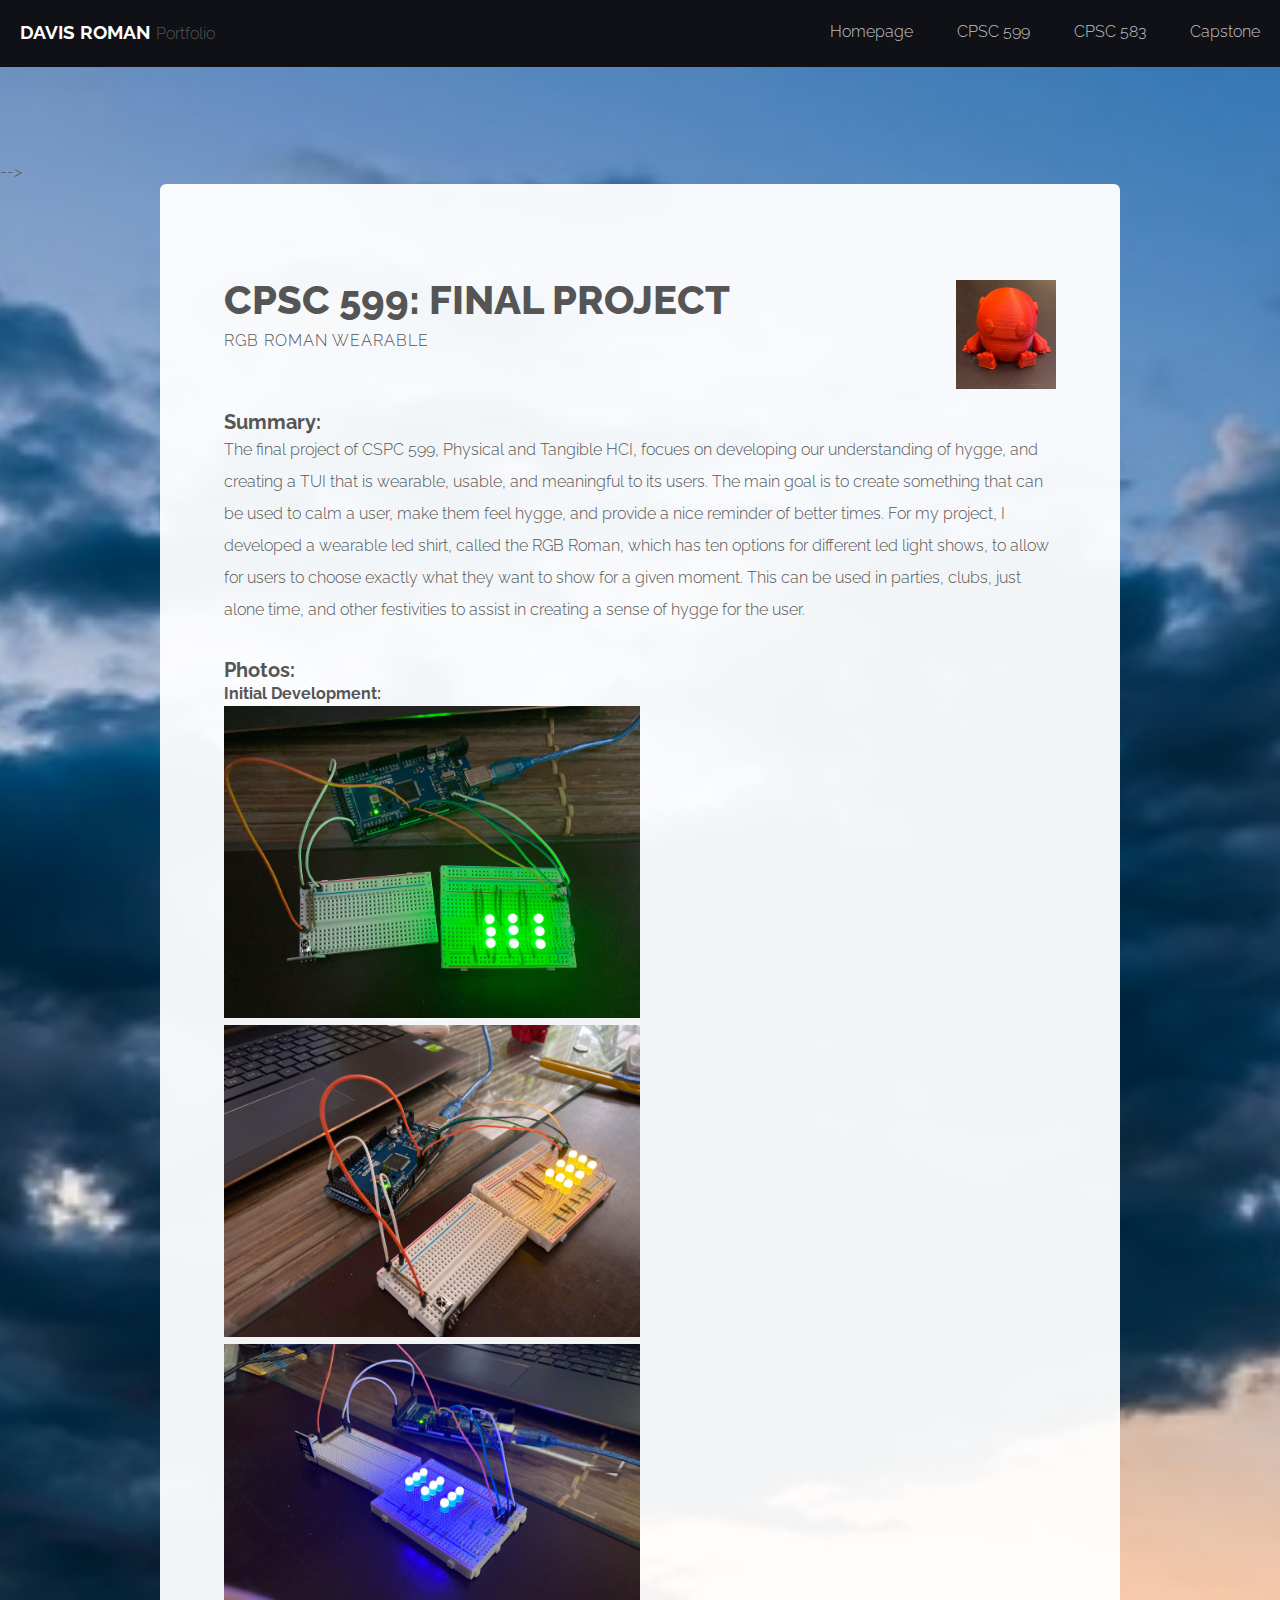
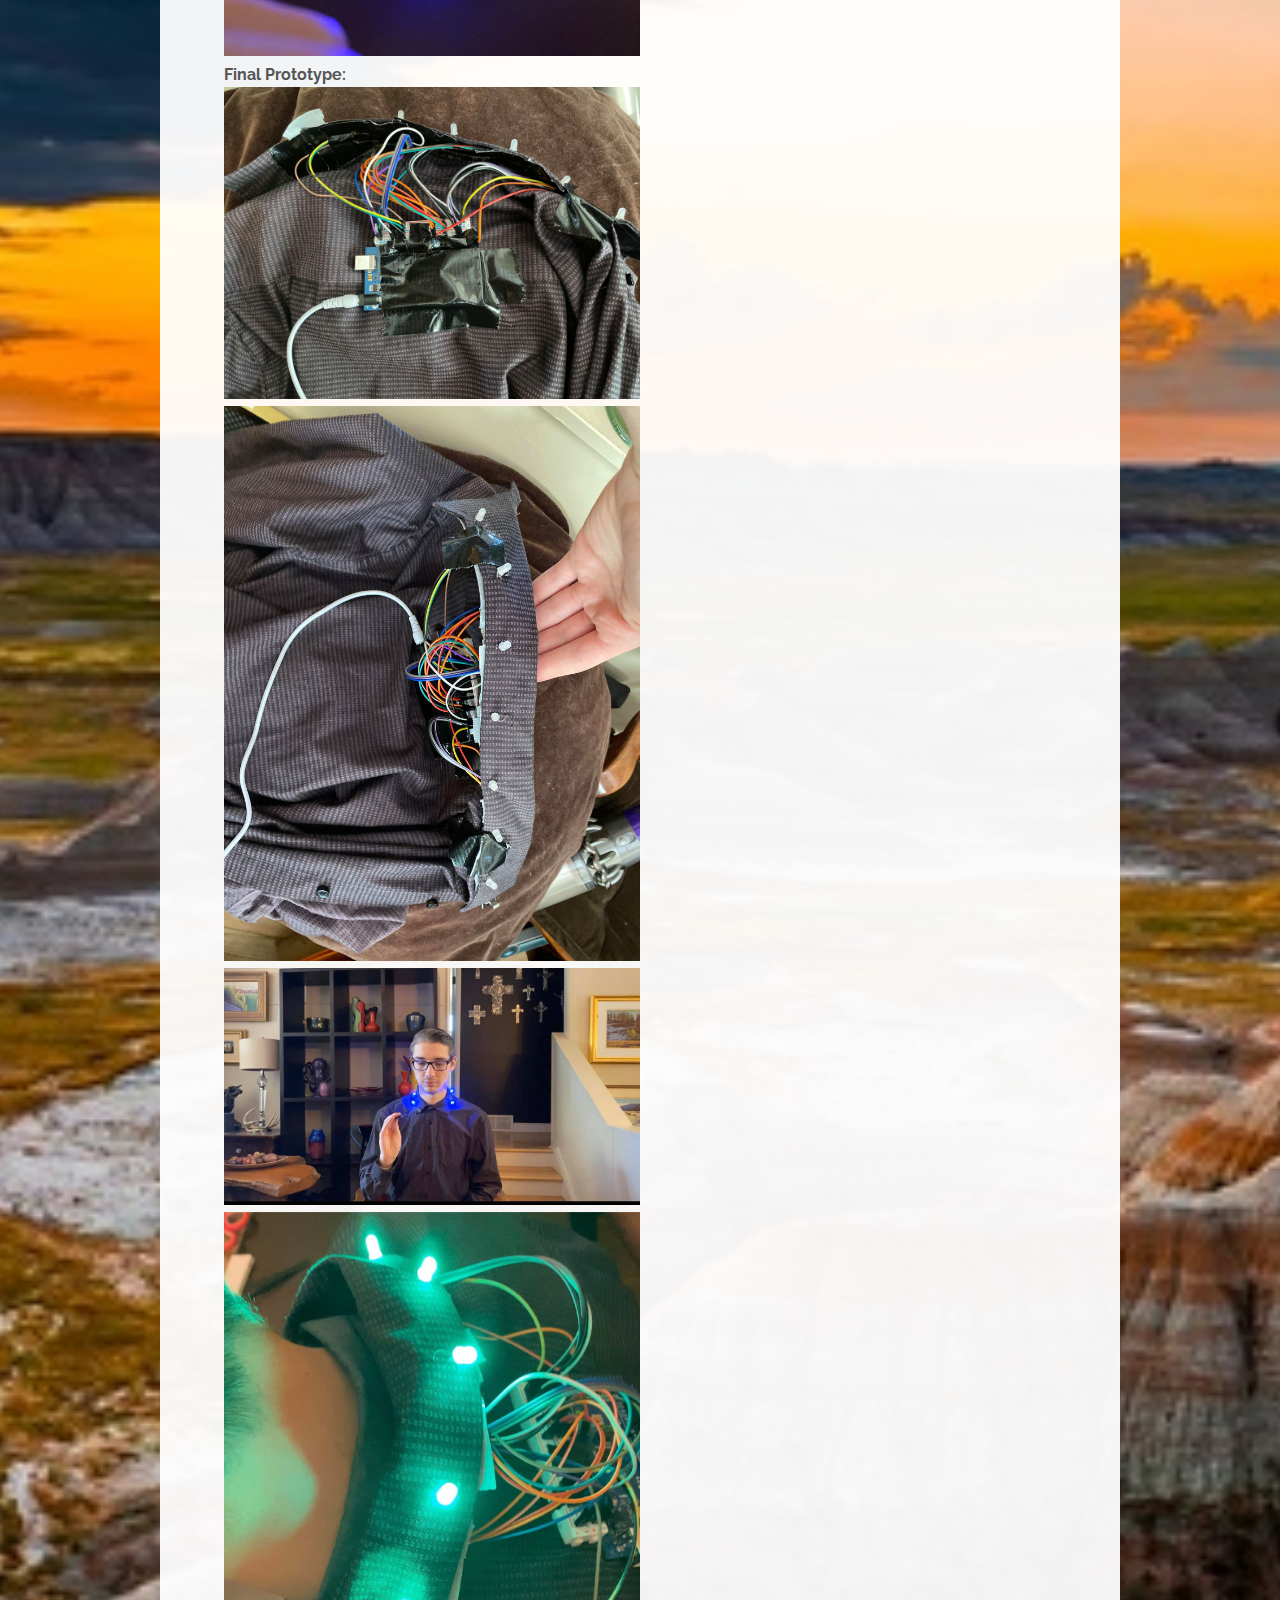
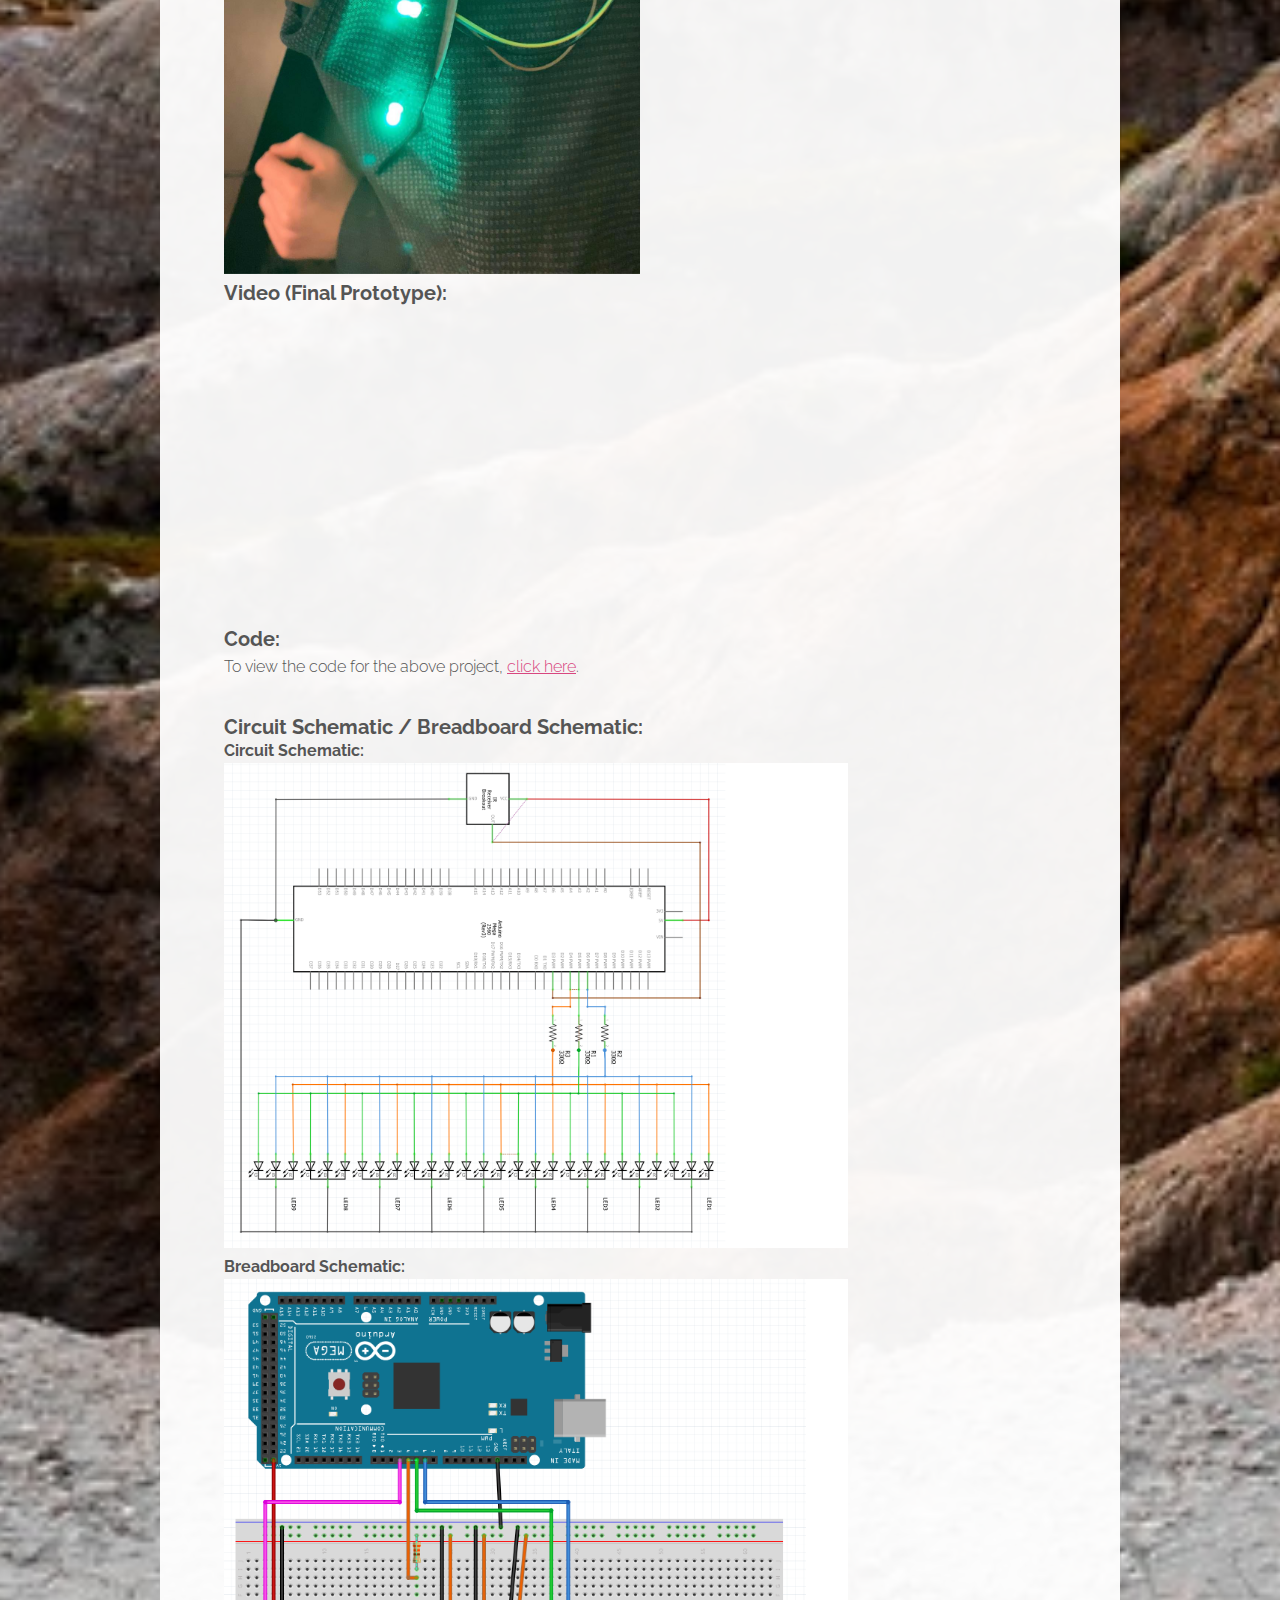
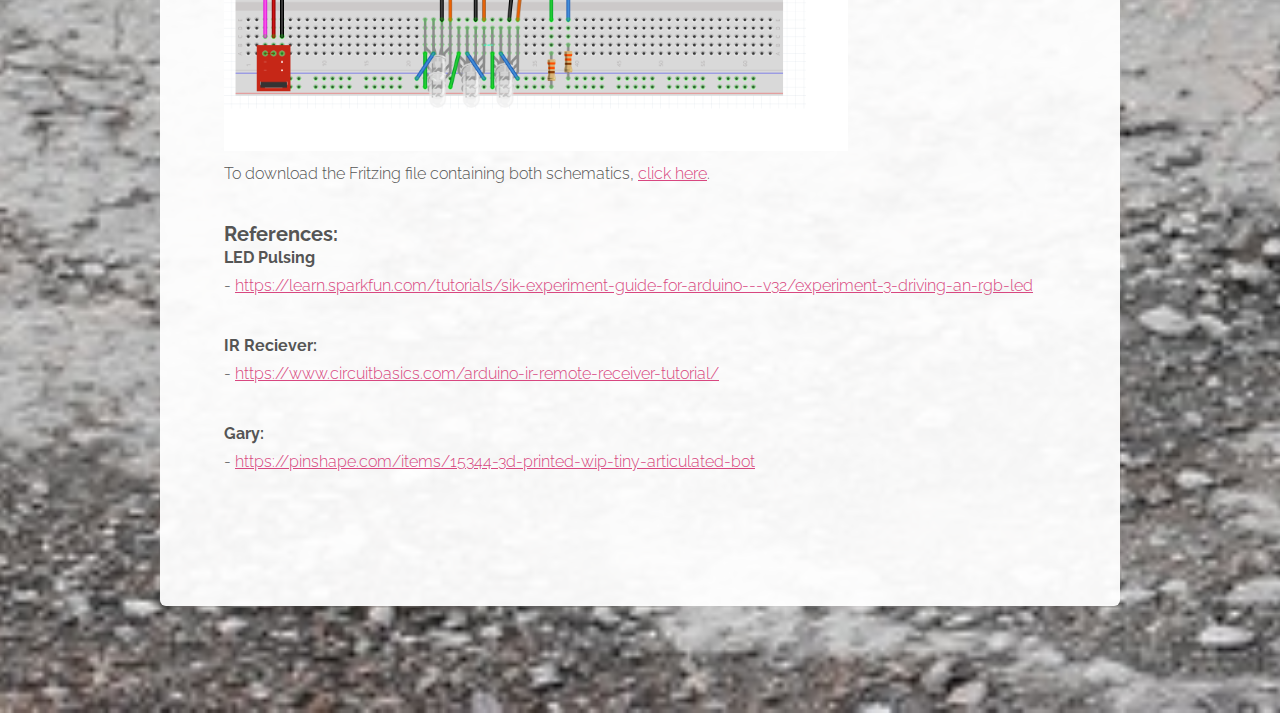
<file: CPSC599Project.html>
<!DOCTYPE HTML>
<html>
	<head>
		<title>CPSC 599 - Assignment 3</title>
		<meta http-equiv="content-type" content="text/html; charset=utf-8" />
		<meta name="description" content="" />
		<meta name="keywords" content="" />
		<!--[if lte IE 8]><script src="css/ie/html5shiv.js"></script><![endif]-->
		<script src="js/jquery.min.js"></script>
		<script src="js/jquery.dropotron.min.js"></script>
		<script src="js/skel.min.js"></script>
		<script src="js/skel-layers.min.js"></script>
		<script src="js/init.js"></script>
		<noscript>
			<link rel="stylesheet" href="css/skel.css" />
			<link rel="stylesheet" href="css/style.css" />
			<link rel="stylesheet" href="css/style-wide.css" />
		</noscript>
		<!--[if lte IE 8]><link rel="stylesheet" href="css/ie/v8.css" /><![endif]-->
	</head>
	<body>
		<!-- Wrapper -->
			<div class="wrapper style1">

				<!-- Header -->
				<div id="header" class="skel-panels-fixed">
					<div id="logo">
						<h1><a href="index.html">Davis Roman</a></h1>
						<span class="tag">Portfolio</span>
					</div>
					<nav id="nav">
						<ul>
							<li class="active"><a href="index.html">Homepage</a></li>
							<li><a href="CPSC599.html">CPSC 599</a></li>
							<li><a href="CPSC583.html">CPSC 583</a></li>
							<li><a href="Capstone.html">Capstone</a></li>
						</ul>
					</nav>
				</div>-->

				<!-- Page -->
					<div id="page" class="container" style="margin-bottom: 75px;">
						<section>
							<header class="major">
								<h2>CPSC 599: Final Project<img title="Gary" width="12%" src="images/gary.jpg" align="right" alt="Button"></h2>
								<span class="byline">RGB Roman Wearable</span>
							</header>
							<h3>
								Summary:
							</h3>
							<p>The final project of CSPC 599, Physical and Tangible HCI, focues on developing our understanding of hygge, and creating a TUI that is wearable, usable, and meaningful to its users. The main goal is to create something that can be used to calm a user, make them feel hygge, and provide a nice reminder of better times. For my project, I developed a wearable led shirt, called the RGB Roman, which has ten options for different led light shows, to allow for users to choose exactly what they want to show for a given moment. This can be used in parties, clubs, just alone time, and other festivities to assist in creating a sense of hygge for the user.</p>
							<h3>
								Photos:
							</h3>
							<h4>
								Initial Development:
							</h4>
							<img width="50%" src="images/599_Project_I1.jpg" alt="Initial Development">
							<img width="50%" src="images/599_Project_I2.jpg" alt="Initial Dev">
							<img width="50%" src="images/599_Project_I3.jpg" alt="Initial Dev">
							<h4>
								Final Prototype:
							</h4>
							<img width="50%" src="images/599_Project_F1.jpg" alt="Prototype">
							<img width="50%" src="images/599_Project_F2.jpg" alt="Prototype">
							<img width="50%" src="images/599_Project_F3.jpg" alt="Prototype">
							<img width="50%" src="images/599_Project_F4.jpg" alt="Prototype">
							<h3>
								Video (Final Prototype):
							</h3>
							<iframe width="560" height="315" src="https://www.youtube.com/embed/18CH_WNnkF0" frameborder="0" allow="accelerometer; autoplay; encrypted-media; gyroscope; picture-in-picture" allowfullscreen></iframe>
							<h3>
								Code:
							</h3>
							<p>
								To view the code for the above project, <a href="files/RGBRomanArduino.zip" download>click here</a>.
							</p>
							<h3>
								Circuit Schematic / Breadboard Schematic:
							</h3>
							<h4>
								Circuit Schematic:
							</h4>
							<img width="75%" src="images/rgb_roman_schematic_diagram.png" alt="Circuit Schematic">
							<h4>
								Breadboard Schematic:
							</h4>
							<img width="75%" src="images/rgb_roman_breadboardschematic.png" alt="Breadboard Schematic">
							<p>
								To download the Fritzing file containing both schematics, <a href="files/RGB_Roman.fzz.fzz" download>click here</a>.
							</p>
							<h3>
								References:
							</h3>
							<h4>LED Pulsing</h4>
							<p> - <a href="https://learn.sparkfun.com/tutorials/sik-experiment-guide-for-arduino---v32/experiment-3-driving-an-rgb-led">https://learn.sparkfun.com/tutorials/sik-experiment-guide-for-arduino---v32/experiment-3-driving-an-rgb-led</a></p>
							<h4>IR Reciever:</h4>
							<p> - <a href="https://www.circuitbasics.com/arduino-ir-remote-receiver-tutorial/">https://www.circuitbasics.com/arduino-ir-remote-receiver-tutorial/</a></p>
							<h4>Gary:</h4>
							<p> - <a href="https://pinshape.com/items/15344-3d-printed-wip-tiny-articulated-bot">https://pinshape.com/items/15344-3d-printed-wip-tiny-articulated-bot</a></p>
						</section>
					</div>
				<!-- /Page -->
		</div>
	</body>
</html>
</file>
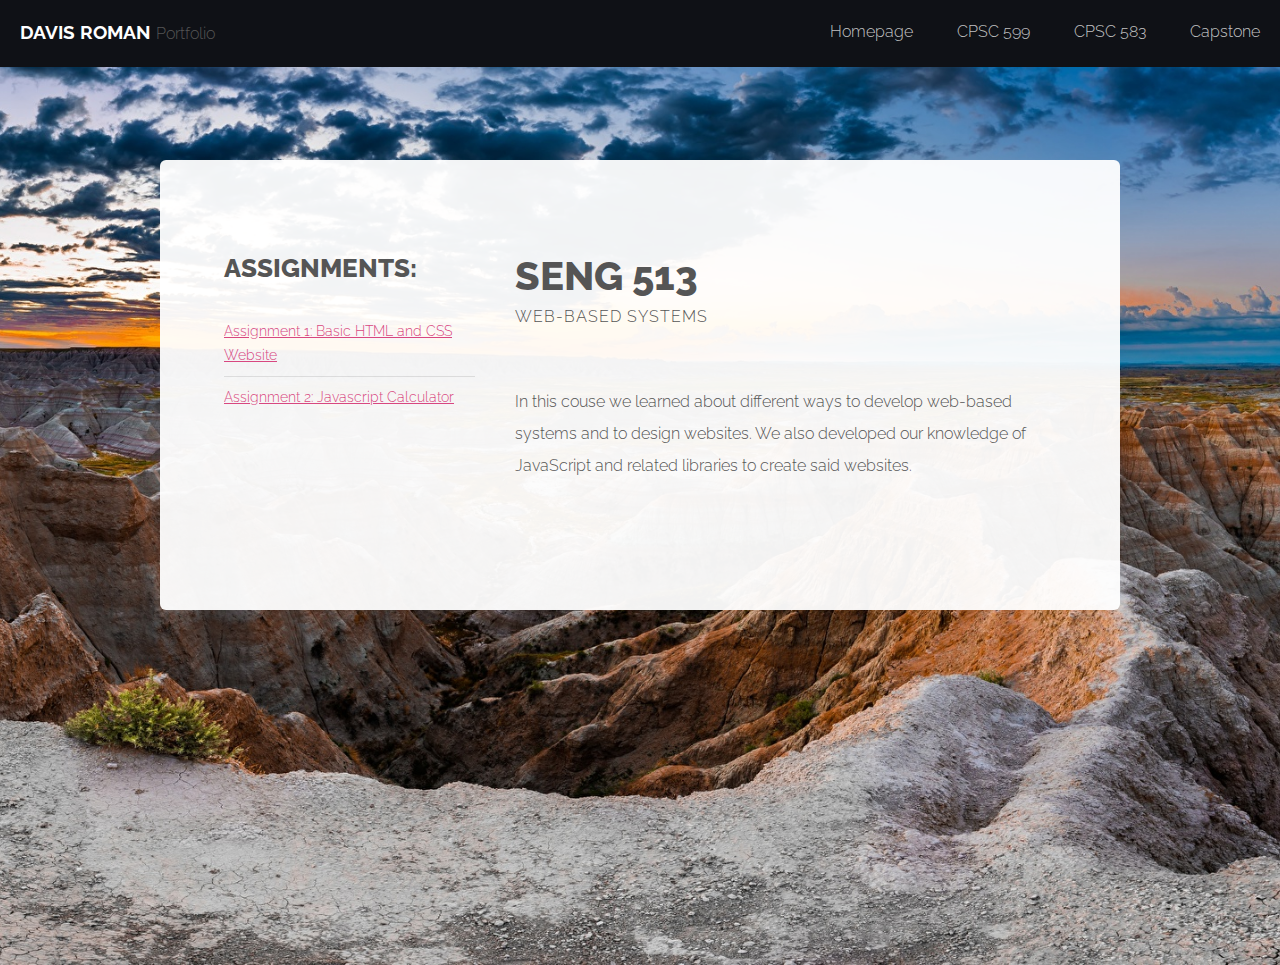
<file: SENG513.html>
<!DOCTYPE HTML>
<!--
	Phase Shift by TEMPLATED
	templated.co @templatedco
	Released for free under the Creative Commons Attribution 3.0 license (templated.co/license)
-->
<html>
	<head>
		<title>Davis Roman Portfolio: SENG 513</title>
		<meta http-equiv="content-type" content="text/html; charset=utf-8" />
		<meta name="description" content="" />
		<meta name="keywords" content="" />
		<!--[if lte IE 8]><script src="css/ie/html5shiv.js"></script><![endif]-->
		<script src="js/jquery.min.js"></script>
		<script src="js/jquery.dropotron.min.js"></script>
		<script src="js/skel.min.js"></script>
		<script src="js/skel-layers.min.js"></script>
		<script src="js/init.js"></script>
		<noscript>
			<link rel="stylesheet" href="css/skel.css" />
			<link rel="stylesheet" href="css/style.css" />
			<link rel="stylesheet" href="css/style-wide.css" />
		</noscript>
		<!--[if lte IE 8]><link rel="stylesheet" href="css/ie/v8.css" /><![endif]-->
	</head>
	<body>

		<!-- Wrapper -->
			<div class="wrapper style1">

				<!-- Header -->
				<div id="header" class="skel-panels-fixed">
					<div id="logo">
						<h1><a href="index.html">Davis Roman</a></h1>
						<span class="tag">Portfolio</span>
					</div>
					<nav id="nav">
						<ul>
							<li class="active"><a href="index.html">Homepage</a></li>
							<li><a href="CPSC599.html">CPSC 599</a></li>
							<li><a href="CPSC583.html">CPSC 583</a></li>
							<li><a href="Capstone.html">Capstone</a></li>
						</ul>
					</nav>
				</div>
				<!-- Header -->

				<!-- Page -->
					<div id="page" class="container" style="margin-bottom: 75px;">
						<div class="row">
		
							<!-- Sidebar -->
							<div id="sidebar" class="4u">
								<section>
									<header class="major">
										<h2>Assignments:</h2>
									</header>
									<ul class="default">
										<li><a href="CPSC599A1.html">Assignment 1: Basic HTML and CSS Website</a></li>
										<li><a href="#">Assignment 2: Javascript Calculator</a></li>
									</ul>
								</section>
							</div>
							
							<!-- Content -->
							<div id="content" class="8u skel-cell-important">
								<section>
									<header class="major">
										<h2>SENG 513</h2>
										<span class="byline">Web-Based Systems</span>
									</header>
									<p>In this couse we learned about different ways to develop web-based systems and to design websites. We also developed our knowledge of JavaScript and related libraries to create said websites.</p>
								</section>
							</div>
		
						</div>
					</div>
		</div>
	</body>
</html>
</file>
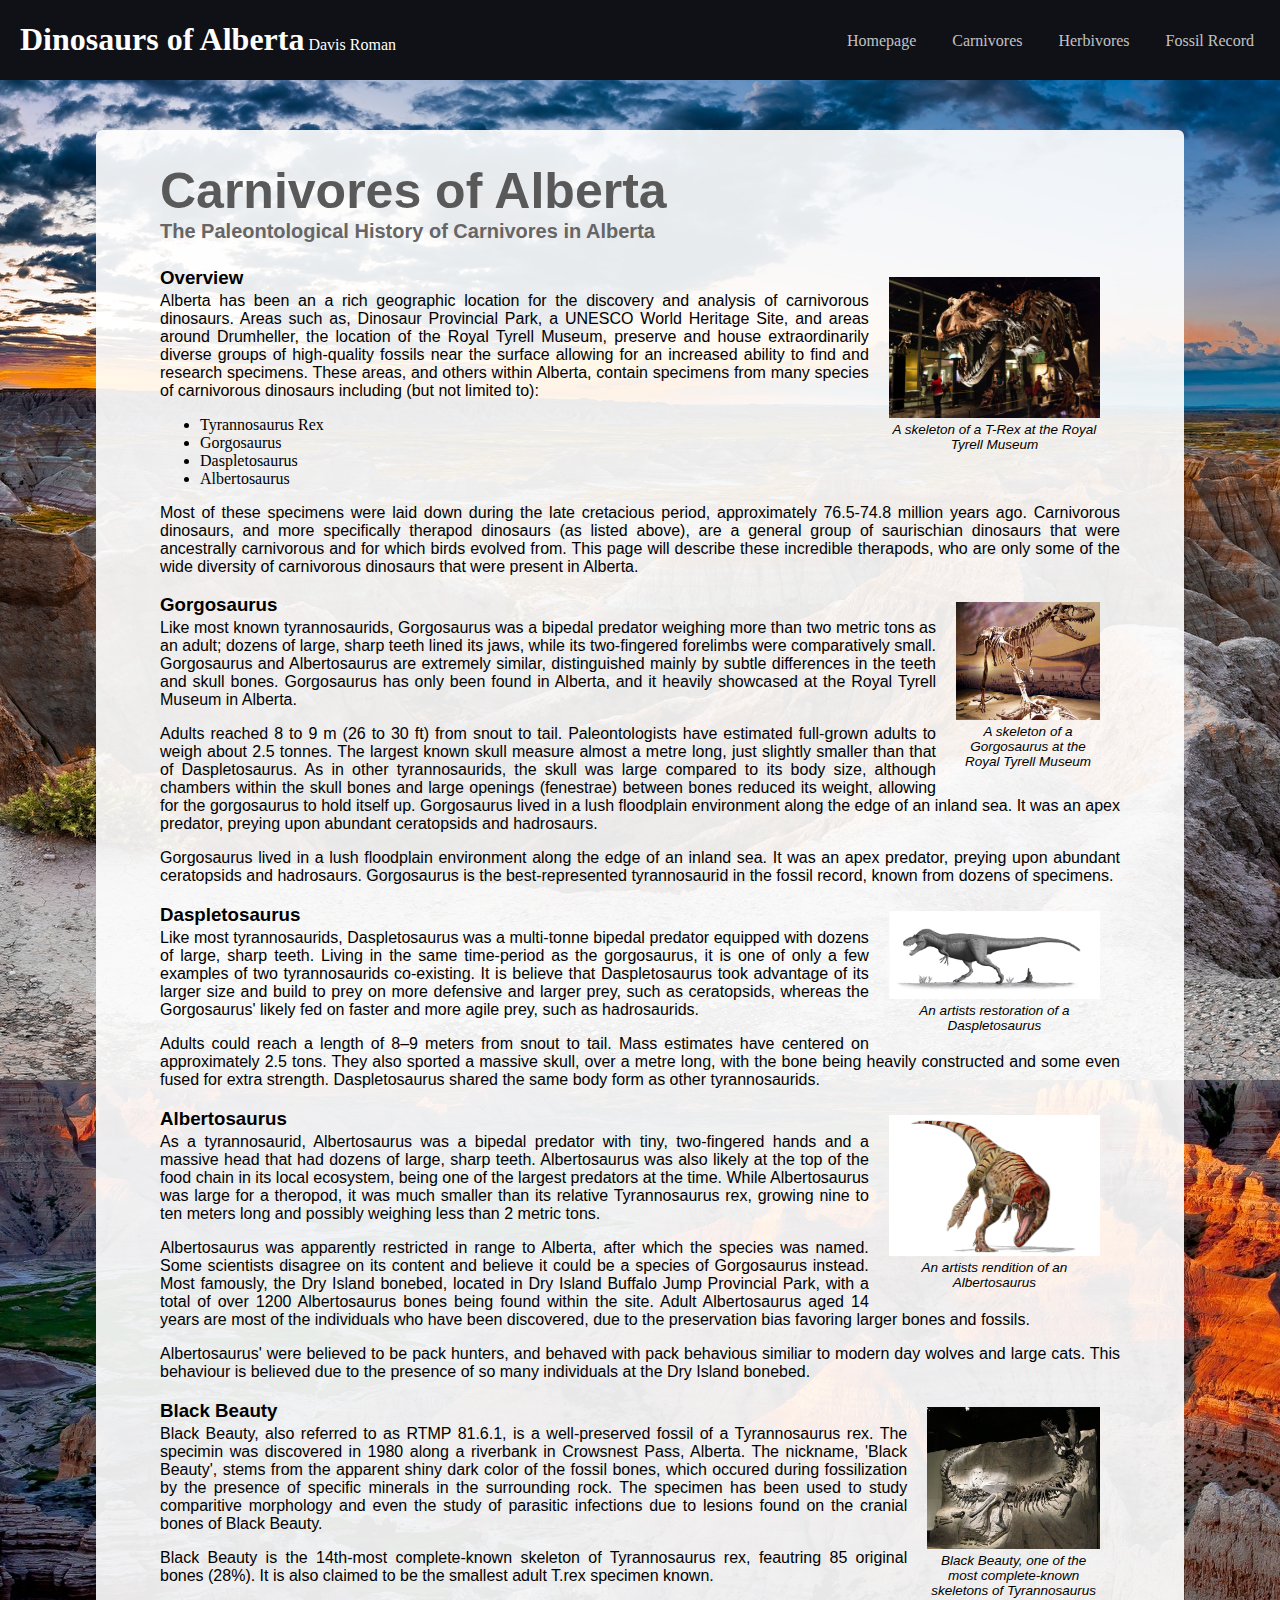
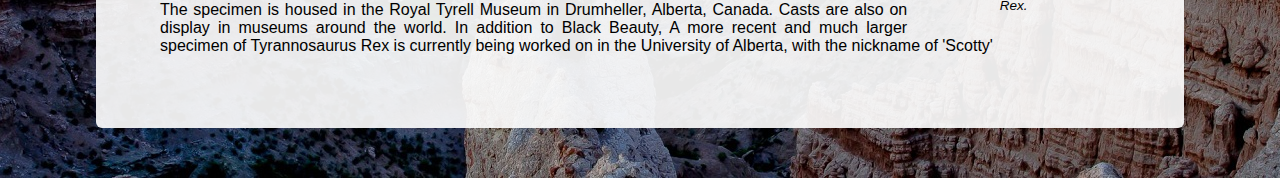
<file: SENG513/A1/carnivores.html>
<!DOCTYPE html>
<html>
    <head>
        <title>Carnivores of Alberta</title>
        <link rel="stylesheet" type="text/css" href="main.css" />
    </head>
    <body>
        <!-- Header -->
        <div id="header">
            <div id="home-icon">
                <h1><a href="index.html">Dinosaurs of Alberta</a></h1>
                <span>Davis Roman</span>
            </div>
            <nav id="navigation">
                <ul>
                    <li>
                        <a href="index.html">Homepage</a>
                    </li>
                    <li>
                        <a href="carnivores.html">Carnivores</a>
                    </li>
                    <li>
                        <a href="herbivores.html">Herbivores</a>
                    </li>
                    <li>
                        <a href="fossils.html">Fossil Record</a>
                    </li>
                </ul>
            </nav>
        </div>

        <!-- Main Body -->
        <div id="page-container"> 
            <section>
                <header class="page-header">
                    <h2>Carnivores of Alberta</h2>
                    <span>The Paleontological History of Carnivores in Alberta</span>
                </header>
                <div class="text">
                    <div class="image">
                        <!-- Image from https://i.pinimg.com/originals/67/75/63/67756396b57b4ea7d3c590c419889d57.jpg -->
                        <img class="img-right" src="assets/t-rex-skeleton.jpg" alt="T-Rex Skeleton">
                        <span class="caption">A skeleton of a T-Rex at the Royal Tyrell Museum</span>
                    </div>
                    <h3>Overview</h3>
                    <p class="paragraph">
                        Alberta has been an a rich geographic location for the discovery and analysis of carnivorous dinosaurs. Areas such as, Dinosaur Provincial Park,
                        a UNESCO World Heritage Site, and areas around Drumheller, the location of the Royal Tyrell Museum, preserve and house extraordinarily diverse groups of high-quality fossils near
                        the surface allowing for an increased ability to find and research specimens. These areas, and others within Alberta, contain specimens from many species of carnivorous dinosaurs including (but not limited to):
                        <ul>
                            <li>
                                Tyrannosaurus Rex
                            </li>
                            <li>
                                Gorgosaurus
                            </li>
                            <li>
                                Daspletosaurus
                            </li>
                            <li>
                                Albertosaurus
                            </li>
                        </ul>
                        <p class="paragraph">
                            Most of these specimens were laid down during the late cretacious period, approximately 76.5-74.8 million years ago. Carnivorous dinosaurs, and more specifically therapod dinosaurs (as listed above), are a general group of saurischian dinosaurs that were ancestrally carnivorous and for which birds evolved from. This page will describe these
                            incredible therapods, who are only some of the wide diversity of carnivorous dinosaurs that were present in Alberta.
                        </p>
                    </p>
                    <div class="image-sm">
                        <!-- Image from https://en.wikipedia.org/wiki/Gorgosaurus -->
                        <img class="img-right" src="assets/Gorgosaurus.jpg" alt="Gorgosaurus">
                        <span class="caption">A skeleton of a Gorgosaurus at the Royal Tyrell Museum</span>
                    </div>
                    <h3>Gorgosaurus</h3>
                    <p class="paragraph">
                        Like most known tyrannosaurids, Gorgosaurus was a bipedal predator weighing more than two metric tons as an adult; dozens of large, sharp teeth lined its jaws, while its two-fingered forelimbs were comparatively small. 
                        Gorgosaurus and Albertosaurus are extremely similar, distinguished mainly by subtle differences in the teeth and skull bones.
                        Gorgosaurus has only been found in Alberta, and it heavily showcased at the Royal Tyrell Museum in Alberta.
                    </p>
                    <p class="paragraph">
                        Adults reached 8 to 9 m (26 to 30 ft) from snout to tail. Paleontologists have estimated full-grown adults to weigh about 2.5 tonnes. 
                        The largest known skull measure almost a metre long, just slightly smaller than that of Daspletosaurus. 
                        As in other tyrannosaurids, the skull was large compared to its body size, although chambers within the skull bones and large openings (fenestrae) between bones reduced its weight, allowing for the gorgosaurus to hold itself up.
                        Gorgosaurus lived in a lush floodplain environment along the edge of an inland sea. It was an apex predator, preying upon abundant ceratopsids and hadrosaurs. 
                    </p>
                    <p class="paragraph">
                        Gorgosaurus lived in a lush floodplain environment along the edge of an inland sea. It was an apex predator, preying upon abundant ceratopsids and hadrosaurs.
                        Gorgosaurus is the best-represented tyrannosaurid in the fossil record, known from dozens of specimens.
                    </p>
                    <div class="image">
                        <!-- Image from https://en.wikipedia.org/wiki/Daspletosaurus -->
                        <img class="img-right" src="assets/Daspletosaurus.jpg" alt="Daspletosaurus">
                        <span class="caption">An artists restoration of a Daspletosaurus</span>
                    </div>
                    <h3>Daspletosaurus</h3>
                    <p class="paragraph">
                        Like most tyrannosaurids, Daspletosaurus was a multi-tonne bipedal predator equipped with dozens of large, sharp teeth. 
                        Living in the same time-period as the gorgosaurus, it is one of only a few examples of two tyrannosaurids co-existing.
                        It is believe that Daspletosaurus took advantage of its larger size and build to prey on more defensive and larger prey, such as ceratopsids, whereas the Gorgosaurus' likely fed on faster and more agile prey, such as hadrosaurids.
                    </p>
                    <p class="paragraph">
                        Adults could reach a length of 8–9 meters from snout to tail. Mass estimates have centered on approximately 2.5 tons. They also sported a massive skull, over a metre long, with the bone being heavily constructed and some even fused for extra strength.
                        Daspletosaurus shared the same body form as other tyrannosaurids.
                    </p>
                    <div class="image">
                        <!-- https://www.travelalberta.com/ca/articles/2018/05/10-most-fascinating-dinosaurs-from-alberta/ -->
                        <img class="img-right" src="assets/albertosaurus.jpg" alt="Albertosaurus">
                        <span class="caption">An artists rendition of an Albertosaurus</span>
                    </div>
                    <h3>Albertosaurus</h3>
                    <p class="paragraph">
                        As a tyrannosaurid, Albertosaurus was a bipedal predator with tiny, two-fingered hands and a massive head that had dozens of large, sharp teeth.
                        Albertosaurus was also likely at the top of the food chain in its local ecosystem, being one of the largest predators at the time.
                        While Albertosaurus was large for a theropod, it was much smaller than its relative Tyrannosaurus rex, growing nine to ten meters long and possibly weighing less than 2 metric tons.
                    </p>
                    <p class="paragraph">
                        Albertosaurus was apparently restricted in range to Alberta, after which the species was named. Some scientists disagree on its content and believe it could be a species of Gorgosaurus instead.
                        Most famously, the Dry Island bonebed, located in Dry Island Buffalo Jump Provincial Park, with a total of over 1200 Albertosaurus bones being found within the site.
                        Adult Albertosaurus aged 14 years are most of the individuals who have been discovered, due to the preservation bias favoring larger bones and fossils.
                    </p>
                    <p class="paragraph">
                        Albertosaurus' were believed to be pack hunters, and behaved with pack behavious similiar to modern day wolves and large cats. This behaviour is believed due to the presence of so many individuals at the Dry Island bonebed.
                    </p>
                    <div class="image-med">
                        <!-- https://www.reddit.com/r/Naturewasmetal/comments/8z332x/the_beautiful_black_beauty_tyrannosaurus_skeleton/ -->
                        <img class="img-right" src="assets/Black-Beauty.jpg" alt="Black Beauty">
                        <span class="caption">Black Beauty, one of the most complete-known skeletons of Tyrannosaurus Rex.</span>
                    </div>
                    <h3>Black Beauty</h3>
                    <p class="paragraph">
                        Black Beauty, also referred to as RTMP 81.6.1, is a well-preserved fossil of a Tyrannosaurus rex. The specimin was discovered in 1980 along a riverbank in Crowsnest Pass, Alberta.
                        The nickname, 'Black Beauty', stems from the apparent shiny dark color of the fossil bones, which occured during fossilization by the presence of specific minerals in the surrounding rock.
                        The specimen has been used to study comparitive morphology and even the study of parasitic infections due to lesions found on the cranial bones of Black Beauty.
                    </p>
                    <p class="paragraph">
                        Black Beauty is the 14th-most complete-known skeleton of Tyrannosaurus rex, feautring 85 original bones (28%). It is also claimed to be the smallest
                        adult T.rex specimen known.
                    </p>
                    <p class="paragraph bottom-text">
                        The specimen is housed in the Royal Tyrell Museum in Drumheller, Alberta, Canada. Casts are also on display in museums around the world. In addition to Black Beauty, A more recent and much larger specimen
                        of Tyrannosaurus Rex is currently being worked on in the University of Alberta, with the nickname of 'Scotty'
                    </p>
                </div>
            </section>
        </div>
    </body>
</html>
</file>
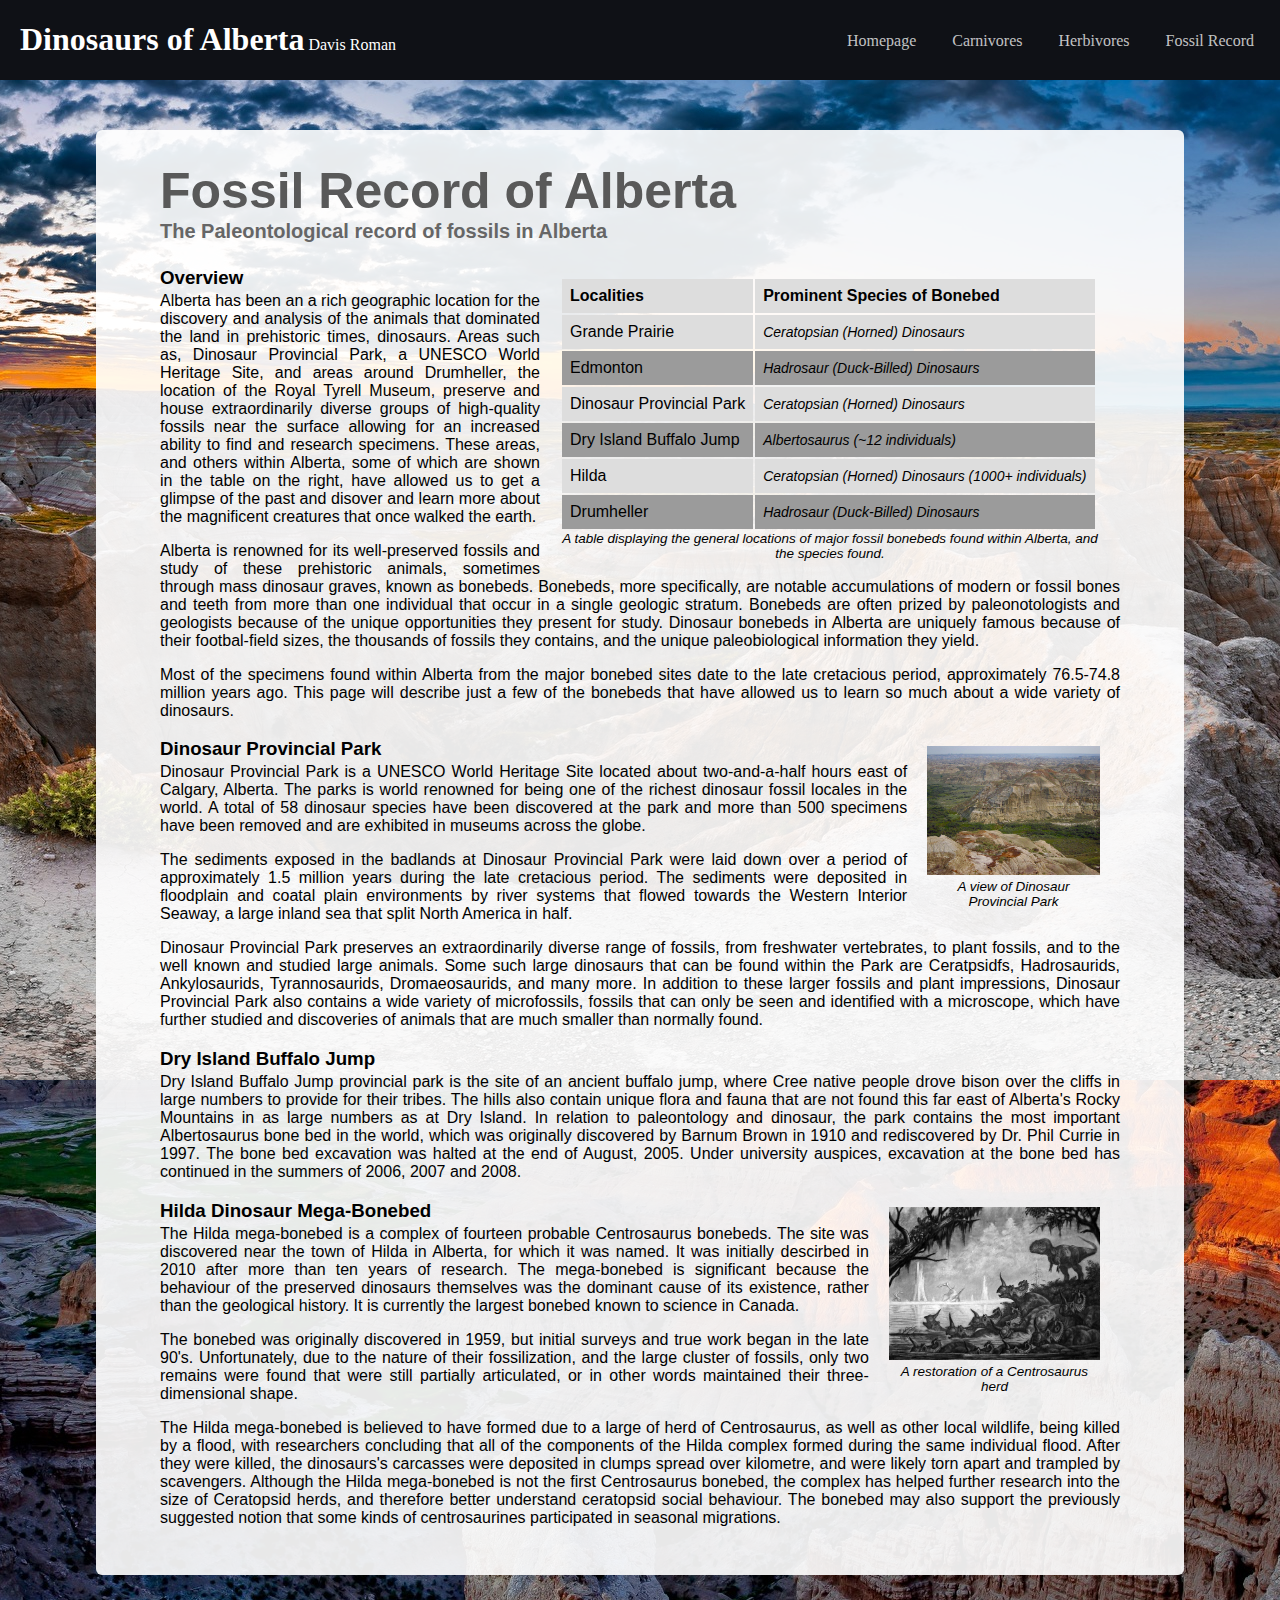
<file: SENG513/A1/fossils.html>
<!DOCTYPE html>
<html>
    <head>
        <title>SENG 513 - A1 - Dinosaurs</title>
        <link rel="stylesheet" type="text/css" href="main.css" />
    </head>
    <body>
        <!-- Header -->
        <div id="header">
            <div id="home-icon">
                <h1><a href="index.html">Dinosaurs of Alberta</a></h1>
                <span>Davis Roman</span>
            </div>
            <nav id="navigation">
                <ul>
                    <li>
                        <a href="index.html">Homepage</a>
                    </li>
                    <li>
                        <a href="carnivores.html">Carnivores</a>
                    </li>
                    <li>
                        <a href="herbivores.html">Herbivores</a>
                    </li>
                    <li>
                        <a href="fossils.html">Fossil Record</a>
                    </li>
                </ul>
            </nav>
        </div>

        <!-- Main Body -->
        <div id="page-container"> 
            <section>
                <header class="page-header">
                    <h2>Fossil Record of Alberta</h2>
                    <span>The Paleontological record of fossils in Alberta</span>
                </header>
                <div class="text">
                    <div class="table">
                        <table>
                            <thead>
                                <th>Localities</th>
                                <th>Prominent Species of Bonebed</th>
                            </thead>
                            <tbody>
                                <tr>
                                    <td>Grande Prairie</td>
                                    <td class="fossils-found">Ceratopsian (Horned) Dinosaurs</td>
                                </tr>
                                <tr>
                                    <td>Edmonton</td>
                                    <td class="fossils-found">Hadrosaur (Duck-Billed) Dinosaurs</td>
                                </tr>
                                <tr>
                                    <td>Dinosaur Provincial Park</td>
                                    <td class="fossils-found">Ceratopsian (Horned) Dinosaurs</td>
                                </tr>
                                <tr>
                                    <td>Dry Island Buffalo Jump</td>
                                    <td class="fossils-found">Albertosaurus (~12 individuals)</td>
                                </tr>
                                <tr>
                                    <td>Hilda</td>
                                    <td class="fossils-found">Ceratopsian (Horned) Dinosaurs (1000+ individuals)</td>
                                </tr>
                                <tr>
                                    <td>Drumheller</td>
                                    <td class="fossils-found">Hadrosaur (Duck-Billed) Dinosaurs</td>
                                </tr>
                            </tbody>
                        </table>
                        <span class="caption">A table displaying the general locations of major fossil bonebeds found within Alberta, and the species found.</span>
                    </div>
                    <h3>Overview</h3>
                    <p class="paragraph">
                        Alberta has been an a rich geographic location for the discovery and analysis of the animals that dominated the land in prehistoric times, dinosaurs. Areas such as, Dinosaur Provincial Park,
                        a UNESCO World Heritage Site, and areas around Drumheller, the location of the Royal Tyrell Museum, preserve and house extraordinarily diverse groups of high-quality fossils near
                        the surface allowing for an increased ability to find and research specimens. These areas, and others within Alberta, some of which are shown in the table on the right, have allowed us to get a glimpse of the past and disover
                        and learn more about the magnificent creatures that once walked the earth.
                    </p>
                    <p class="paragraph">
                        Alberta is renowned for its well-preserved fossils and study of these prehistoric animals, sometimes through mass dinosaur graves, known as bonebeds. Bonebeds, more specifically,
                        are notable accumulations of modern or fossil bones and teeth from more than one individual that occur in a single geologic stratum.
                        Bonebeds are often prized by paleonotologists and geologists because of the unique opportunities they present for study.
                        Dinosaur bonebeds in Alberta are uniquely famous because of their footbal-field sizes, the thousands of fossils they contains, and the unique paleobiological
                        information they yield.
                    </p>
                    <p class="paragraph">
                        Most of the specimens found within Alberta from the major bonebed sites date to the late cretacious period, approximately 76.5-74.8 million years ago. 
                        This page will describe just a few of the bonebeds that have allowed us to learn so much about a wide variety of dinosaurs.
                    </p>
                    <div class="image-med">
                        <!-- https://en.wikipedia.org/wiki/Dinosaur_Provincial_Park -->
                        <!-- https://www.thecanadianencyclopedia.ca/en/article/fossil-and-dinosaur-bonebeds -->
                        <img class="img-right" src="assets/dinosaur_provincial_park.jpg" alt="Dinosaur Provincial Park">
                        <span class="caption">A view of Dinosaur Provincial Park</span>
                    </div>
                    <h3>Dinosaur Provincial Park</h3>
                    <p class="paragraph">
                        Dinosaur Provincial Park is a UNESCO World Heritage Site located about two-and-a-half hours east of Calgary, Alberta. The parks is world renowned for being one of the richest dinosaur fossil
                        locales in the world. A total of 58 dinosaur species have been discovered at the park and more than 500 specimens have been removed and are exhibited in museums across the globe.
                    </p>
                    <p class="paragraph">
                        The sediments exposed in the badlands at Dinosaur Provincial Park were laid down over a period of approximately 1.5 million years during the late cretacious period. The sediments were deposited in
                        floodplain and coatal plain environments by river systems that flowed towards the Western Interior Seaway, a large inland sea that split North America in half.
                    </p>
                    <p class="paragraph">
                        Dinosaur Provincial Park preserves an extraordinarily diverse range of fossils, from freshwater vertebrates, to plant fossils, and to the well known and studied large animals. Some such large dinosaurs that
                        can be found within the Park are Ceratpsidfs, Hadrosaurids, Ankylosaurids, Tyrannosaurids, Dromaeosaurids, and many more. In addition to these larger fossils and plant impressions, Dinosaur Provincial Park also 
                        contains a wide variety of microfossils, fossils that can only be seen and identified with a microscope, which have further studied and discoveries of animals that are much smaller than normally found.
                    </p>
                    <h3>Dry Island Buffalo Jump</h3>
                    <p class="paragraph">
                        Dry Island Buffalo Jump provincial park is the site of an ancient buffalo jump, where Cree native people drove bison over the cliffs in large numbers to provide for their tribes.
                        The hills also contain unique flora and fauna that are not found this far east of Alberta's Rocky Mountains in as large numbers as at Dry Island.
                        In relation to paleontology and dinosaur, the park contains the most important Albertosaurus bone bed in the world, which was originally discovered by Barnum Brown in 1910 and rediscovered by Dr. Phil Currie in 1997.
                        The bone bed excavation was halted at the end of August, 2005.
                        Under university auspices, excavation at the bone bed has continued in the summers of 2006, 2007 and 2008.
                    </p>
                    <div class="image">
                        <!-- https://en.wikipedia.org/wiki/Hilda_mega-bonebed -->
                        <!-- https://www.thecanadianencyclopedia.ca/article/alberta-hilda-dinosaur-mega-bonebed -->
                        <img class="img-right" src="assets/centrosaurus-herd.jpg" alt="Centrosaurus Herd">
                        <span class="caption">A restoration of a Centrosaurus herd</span>
                    </div>
                    <h3>Hilda Dinosaur Mega-Bonebed</h3>
                    <p class="paragraph">
                        The Hilda mega-bonebed is a complex of fourteen probable Centrosaurus bonebeds. The site was discovered near the town of Hilda in Alberta, for which it was named.
                        It was initially descirbed in 2010 after more than ten years of research. The mega-bonebed is significant because the behaviour of the preserved dinosaurs themselves
                        was the dominant cause of its existence, rather than the geological history. It is currently the largest bonebed known to science in Canada.
                    </p>
                    <p class="paragraph">
                        The bonebed was originally discovered in 1959, but initial surveys and true work began in the late 90's. Unfortunately, due to the nature of their fossilization, and the
                        large cluster of fossils, only two remains were found that were still partially articulated, or in other words maintained their three-dimensional shape. 
                    </p>
                    <p class="paragraph">
                        The Hilda mega-bonebed is believed to have formed due to a large of herd of Centrosaurus, as well as other local wildlife, being killed by a flood, with researchers concluding that
                        all of the components of the Hilda complex formed during the same individual flood. After they were killed, the dinosaurs's carcasses were deposited in clumps spread over kilometre, and were
                        likely torn apart and trampled by scavengers. Although the Hilda mega-bonebed is not the first Centrosaurus bonebed, the complex has helped further research into the size of Ceratopsid
                        herds, and therefore better understand ceratopsid social behaviour. The bonebed may also support the previously suggested notion that some kinds of centrosaurines participated in seasonal migrations.
                    </p>
                </div>
            </section>
        </div>
    </body>
</html>
</file>
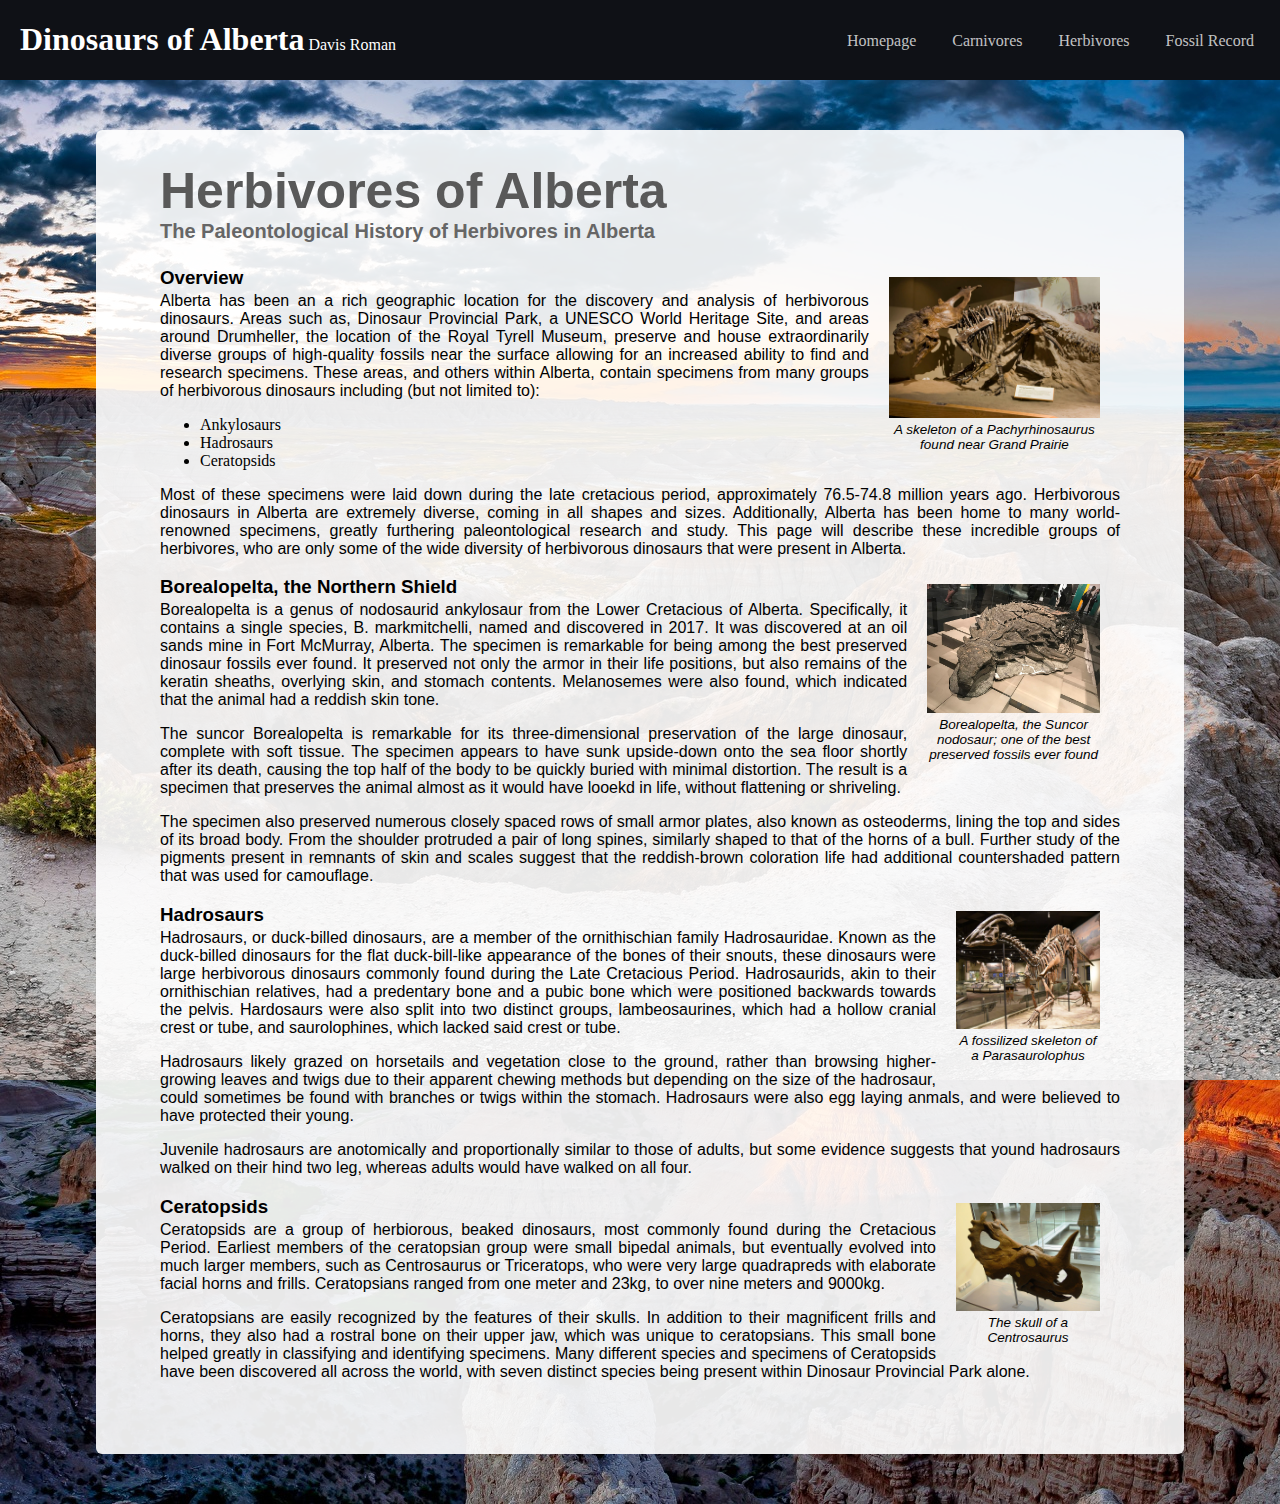
<file: SENG513/A1/herbivores.html>
<!DOCTYPE html>
<html>
    <head>
        <title>Herbivores of Alberta</title>
        <link rel="stylesheet" type="text/css" href="main.css" />
    </head>
    <body>
        <!-- Header -->
        <div id="header">
            <div id="home-icon">
                <h1><a href="index.html">Dinosaurs of Alberta</a></h1>
                <span>Davis Roman</span>
            </div>
            <nav id="navigation">
                <ul>
                    <li>
                        <a href="index.html">Homepage</a>
                    </li>
                    <li>
                        <a href="carnivores.html">Carnivores</a>
                    </li>
                    <li>
                        <a href="herbivores.html">Herbivores</a>
                    </li>
                    <li>
                        <a href="fossils.html">Fossil Record</a>
                    </li>
                </ul>
            </nav>
        </div>

        <!-- Main Body -->
        <div id="page-container"> 
            <section>
                <header class="page-header">
                    <h2>Herbivores of Alberta</h2>
                    <span>The Paleontological History of Herbivores in Alberta</span>
                </header>
                <div class="text">
                    <div class="image">
                        <!-- Image from https://www.travelalberta.com/ca/articles/2018/05/10-most-fascinating-dinosaurs-from-alberta/ -->
                        <img class="img-right" src="assets/pachyrino.jpg" alt="Pachyrhinosaurus">
                        <span class="caption">A skeleton of a Pachyrhinosaurus found near Grand Prairie</span>
                    </div>
                    <h3>Overview</h3>
                    <p class="paragraph">
                        Alberta has been an a rich geographic location for the discovery and analysis of herbivorous dinosaurs. Areas such as, Dinosaur Provincial Park,
                        a UNESCO World Heritage Site, and areas around Drumheller, the location of the Royal Tyrell Museum, preserve and house extraordinarily diverse groups of high-quality fossils near
                        the surface allowing for an increased ability to find and research specimens. These areas, and others within Alberta, contain specimens from many groups of herbivorous dinosaurs including (but not limited to):
                        <ul>
                            <li>
                                Ankylosaurs
                            </li>
                            <li>
                                Hadrosaurs
                            </li>
                            <li>
                                Ceratopsids
                            </li>
                        </ul>
                        <p class="paragraph">
                            Most of these specimens were laid down during the late cretacious period, approximately 76.5-74.8 million years ago. Herbivorous dinosaurs in Alberta are extremely diverse, coming in all shapes and sizes. Additionally,
                            Alberta has been home to many world-renowned specimens, greatly furthering paleontological research and study.
                            This page will describe these incredible groups of herbivores, who are only some of the wide diversity of herbivorous dinosaurs that were present in Alberta.
                        </p>
                    </p>
                    <div class="image-med">
                        <!-- Image from https://en.wikipedia.org/wiki/Borealopelta -->
                        <img class="img-right" src="assets/nodosaur.jpg" alt="Borealopelta">
                        <span class="caption">Borealopelta, the Suncor nodosaur; one of the best preserved fossils ever found</span>
                    </div>
                    <h3>Borealopelta, the Northern Shield</h3>
                    <p class="paragraph">
                        Borealopelta is a genus of nodosaurid ankylosaur from the Lower Cretacious of Alberta. Specifically, it contains a single species, B. markmitchelli, named and discovered in 2017.
                        It was discovered at an oil sands mine in Fort McMurray, Alberta. The specimen is remarkable for being among the best preserved dinosaur fossils ever found. It preserved not only
                        the armor in their life positions, but also remains of the keratin sheaths, overlying skin, and stomach contents. Melanosemes were also found, which indicated that the animal had a reddish skin tone.
                    </p>
                    <p class="paragraph">
                        The suncor Borealopelta is remarkable for its three-dimensional preservation of the large dinosaur, complete with soft tissue. The specimen appears to have sunk upside-down onto the sea floor shortly after its death,
                        causing the top half of the body to be quickly buried with minimal distortion. The result is a specimen that preserves the animal almost as it would have looekd in life, without flattening or shriveling.
                    </p>
                    <p class="paragraph">
                        The specimen also preserved numerous closely spaced rows of small armor plates, also known as osteoderms, lining the top and sides of its broad body. From the shoulder protruded
                        a pair of long spines, similarly shaped to that of the horns of a bull. Further study of the pigments present in remnants of skin and scales suggest that the reddish-brown coloration life had additional countershaded pattern
                        that was used for camouflage.
                    </p>
                    <div class="image-sm">
                        <!-- Image from https://en.wikipedia.org/wiki/Daspletosaurus -->
                        <img class="img-right" src="assets/parasaurolophus.jpg" alt="Parasaurolophus">
                        <span class="caption">A fossilized skeleton of a Parasaurolophus</span>
                    </div>
                    <h3>Hadrosaurs</h3>
                    <p class="paragraph">
                        Hadrosaurs, or duck-billed dinosaurs, are a member of the ornithischian family Hadrosauridae. Known as the duck-billed dinosaurs for the flat duck-bill-like appearance of the bones of their snouts,
                        these dinosaurs were large herbivorous dinosaurs commonly found during the Late Cretacious Period. Hadrosaurids, akin to their ornithischian relatives, had a predentary bone and a pubic bone which were positioned backwards
                        towards the pelvis. Hardosaurs were also split into two distinct groups, lambeosaurines, which had a hollow cranial crest or tube, and saurolophines, which lacked said crest or tube.
                    </p>
                    <p class="paragraph">
                        Hadrosaurs likely grazed on horsetails and vegetation close to the ground, rather than browsing higher-growing leaves and twigs due to their apparent chewing methods but depending on the size of the 
                        hadrosaur, could sometimes be found with branches or twigs within the stomach. Hadrosaurs were also egg laying anmals, and were believed to have protected their young. 
                    </p>
                    <p class="paragraph">
                        Juvenile hadrosaurs are anotomically and proportionally similar to those of adults, but some evidence suggests that yound hadrosaurs walked on their hind two leg, whereas adults would have walked on all four.
                    </p>
                    <div class="image-sm">
                        <!-- https://en.wikipedia.org/wiki/Ceratopsia -->
                        <img class="img-right" src="assets/centrosaurus.jpg" alt="Centrosaurus">
                        <span class="caption">The skull of a Centrosaurus</span>
                    </div>
                    <h3>Ceratopsids</h3>
                    <p class="paragraph">
                        Ceratopsids are a group of herbiorous, beaked dinosaurs, most commonly found during the Cretacious Period. Earliest members of the ceratopsian group were small bipedal animals, but eventually
                        evolved into much larger members, such as Centrosaurus or Triceratops, who were very large quadrapreds with elaborate facial horns and frills. Ceratopsians ranged from one meter and 23kg, to over nine meters and 9000kg.
                    </p>
                    <p class="paragraph bottom-text">
                        Ceratopsians are easily recognized by the features of their skulls. In addition to their magnificent frills and horns, they also had a rostral bone on their upper jaw, which was unique to ceratopsians.
                        This small bone helped greatly in classifying and identifying specimens. Many different species and specimens of Ceratopsids have been discovered all across the world,
                         with seven distinct species being present within Dinosaur Provincial Park alone.
                    </p>
                </div>
            </section>
        </div>
    </body>
</html>
</file>
<file: css/style-wide.css>
/*
	Phase Shift by TEMPLATED
	templated.co @templatedco
	Released for free under the Creative Commons Attribution 3.0 license (templated.co/license)
*/

/* Basic */

	body, input, select, textarea {
		font-size: 12pt;
		line-height: 1.5em;
	}
</file>
<file: css/ie/v8.css>
/*
	Phase Shift by TEMPLATED
	templated.co @templatedco
	Released for free under the Creative Commons Attribution 3.0 license (templated.co/license)
*/

/* Wrapper */

	.wrapper.style1 {
		-ms-behavior: url("css/ie/backgroundsize.min.htc");
	}
</file>
<file: SENG513/A1/main.css>
a {
    color: white;
    text-decoration: none;
}

p {
    font-family: "Major Mono Display", sans-serif;
}

th, td {
    text-align: left;
    padding: 8px;
    font-family: "Major Mono Display", sans-serif;
}

body {
    background-image: url(assets/Badlands.jpg), url(assets/badlands2.jpg);
	background-position:center top, center bottom;
	background-repeat:no-repeat, no-repeat;
    margin: 0px;
}

tr:nth-child(even) {
    background-color: #9b9b9b;
}
tr:nth-child(odd) {
    background-color: #dddddd;
}

td.fossils-found {
    font-style: italic;
    font-size: 14px;
}

#home-icon {
    font-size: 1em;
}

#home-icon h1 {
    display: inline-block;
    color: white;
    cursor: default;
}

#header {
    position: fixed;
    top: 0;
    left: 0;
    width: 100%;
    background: #0F1116;
    color: #fff !important;
    padding: 0px 20px 0px 20px;
    z-index: 100;
}

.page-header {
    font-family: "Major Mono Display", sans-serif;
    letter-spacing: normal;
    color: #595959;
    padding-bottom: 5px;
}

.page-header h2 {
    margin: 0;
    padding: 0;
    font-weight: bold;
    font-size: 50px;
}

.page-header span {
    margin: 0;
    padding: 0;
    font-weight: bold;
    font-size: 20px;
    color: #666666;
}

#navigation {
    position: absolute;
    right: 0;
    top: 0;
    cursor: default;
    padding-right: 50px;
}

#navigation ul li {
    display: inline-block;
    padding: 1em 1em;
}

#navigation ul li a {
    display: inline-block;
    color: rgba(255, 255, 255, 0.75);
    text-decoration: none;
}

#navigation ul li a:hover {
    color: #fff;
}

#page-container {
    position: relative;
    background: rgba(255, 255, 255, 0.91);
    padding: 2em 4em 2em 4em;
    margin-top: 130px;
    border-radius: 6px;
    margin-left: auto;
    margin-right: auto;
    width: 75%;
    min-height: 680px;
    margin-bottom: 50px;
}

div.title {
    position: absolute;
    top: 48%;
    left: 39.5%;
    margin-top: -50px;
    margin-left: -50px;
    border: white;
    border-style: solid;
    border-width: 3px 0px;
    background-color: rgba(26, 26, 26, 0.55);
    text-align: center;
    width: 525px;
    height: 100px;
    color: white;
    font-style: bold;
    font-family: "Major Mono Display", sans-serif;
}

p.title {
    font-size: 45px;
    margin: 0px;
}

p.subtitle {
    font-size: 30px;
    font-style: italic;
    margin: 5px 0px 0px 0px
}

div.button-left {
    position: absolute;
    top: 66%;
    left: 40%;
    background-color: #0F1116;
    text-align: center;
    width: 120px;
    height: 35px;
    border-radius: 5px;
    margin-left: -50px;
}

div.button-mid {
    position: absolute;
    top: 66%;
    left: 50%;
    background-color: #0F1116;
    text-align: center;
    width: 120px;
    height: 35px;
    border-radius: 5px;
    margin-left: -50px;
}

div.button-right {
    position: absolute;
    top: 66%;
    left: 60%;
    background-color: #0F1116;
    text-align: center;
    width: 120px;
    height: 35px;
    border-radius: 5px;
    margin-left: -50px;
}

a.button-text {
    line-height: 35px;
    color: rgba(255, 255, 255, 0.75);
    width: 100%;
    height: 100%;
    display: block;
}

a.button-text:hover {
    color: #fff !important;
}

.near-image {
    width: 50%;
    align-self: left
}

.img-container {
    text-align: right;
}

div.image {
    vertical-align: top;
    float: right;
    margin: 10px 20px;
    text-align: center;
    width: 22%;
}

div.table {
    vertical-align: top;
    float: right;
    margin: 10px 20px;
    text-align: center;
    width: 540px;
}

div.image-sm {
    vertical-align: top;
    float: right;
    margin: 10px 20px;
    text-align: center;
    width: 15%;
}

div.image-med {
    vertical-align: top;
    float: right;
    margin: 10px 20px;
    text-align: center;
    width: 18%;
}

img.img-right {
    width: 100%;
}

.caption {
    display: inline-block;
    font-style: italic;
    font-family: "Major Mono Display", sans-serif;
    font-size: 13.5px;
}

.bottom-text {
    padding-bottom: 25px;
}

.img-context {
    display: inline-block;
    text-align: center;
    font-style: italic;
    width: 50%;
    align-self: flex-end;
    margin-top: 3px;
}

.text h3 {
    font-family: "Major Mono Display", sans-serif;
    margin-bottom: 0px;
}

.text p {
    margin-top: 3px;
    font-family: "Major Mono Display", sans-serif;
}

p ul {
    font-family: "Major Mono Display", sans-serif;
}

p.paragraph {
    text-align: justify;
}
</file>
<file: SENG513/A2/main.css>
a {
    color: white;
    text-decoration: none;
}

p {
    font-family: "Major Mono Display", sans-serif;
    margin: 0px 5px 0px 0px;
}

body {
    background-image: url(assets/Badlands.jpg), url(assets/badlands2.jpg);
	background-position:center top, center bottom;
	background-repeat: no-repeat, no-repeat;
    margin: 0px;
}

#home-icon {
    font-size: 1em;
}

#home-icon h1 {
    display: inline-block;
    color: white;
    cursor: default;
}

#header {
    position: fixed;
    top: 0;
    left: 0;
    width: 100%;
    background: #0F1116;
    color: #fff !important;
    padding: 0px 20px 0px 20px;
    z-index: 100;
}

.page-header {
    font-family: "Major Mono Display", sans-serif;
    letter-spacing: normal;
    color: #595959;
    padding-bottom: 5px;
}

.page-header h2 {
    margin: 0;
    padding: 0;
    font-weight: bold;
    font-size: 50px;
}

.page-header span {
    margin: 0;
    padding: 0;
    font-weight: bold;
    font-size: 20px;
    color: #666666;
}

#page-container {
    position: relative;
    background: #666666f3;
    padding: 5px;
    margin-top: 130px;
    border-radius: 6px;
    margin-left: auto;
    margin-right: auto;
    width: 603px;
    min-height: 545px;
}
  
.calculator {
    border: 1px solid #ccc;
    border-radius: 5px;
    position: absolute;
    width: 600px;
}

.calculator-display {
    width: 580px;
    font-size: 50px;
    height: 80px;
    border: none;
    background-color: #fff;
    color: #000;
    margin-left: 10px;
    margin-top: 10px;
    text-align: right;
    align-content: center;
    vertical-align: middle;
}

button {
    height: 70px;
    background-color: #595959;
    border-radius: 3px;
    border: 1px solid #c4c4c4;
    font-size: 2rem;
    color: #cccccc;
}

button:hover {
    background-color: #808080;
}

.operator, .clear, .backspace {
    color: #33ccff;
}

.calculator_pad {
    display: grid;
    grid-template-columns: repeat(4, 1fr);
    grid-gap: 20px;
    padding: 10px;
}

.equals {
    color: #00cc00;
}

#result-statement {
    margin: 0px 5px 0px 0px;;
    padding: 0px;
    font-size: 25px;
    color: #181818;
    font-style: italic;
}

/* Medium Devices, Desktops */
@media only screen and (max-width : 992px) {
    #page-container {
        width: 100%;
        min-height: 845px;
        background: #666666ea;
    }

    .calculator {
        border: 1px solid #ccc;
        border-radius: 5px;
        position: absolute;
        width: 100%;
    }
    
    .calculator-display {
        width: 96%;
        margin: 10px 0px 0px 10px;
        font-size: 60px;
        height: 90px;
    }

    .calculator_pad {
        width: 96%;
    }

    button {
        height: 130px;
    }

    body {
        background-image: url(assets/badlands3.jpg);
        background-repeat: repeat;
    }
}

/* Small Devices, Tablets */
@media only screen and (max-width : 768px) {
    #page-container {
        width: 100%;
        min-height: 845px;
        background: #666666ea;
    }

    .calculator {
        border: 1px solid #ccc;
        border-radius: 5px;
        position: absolute;
        width: 100%;
    }
    
    .calculator-display {
        width: 96%;
        margin: 10px 0px 0px 10px;
        font-size: 60px;
        height: 90px;
    }

    .calculator_pad {
        width: 96%;
    }

    button {
        height: 130px;
    }

    body {
        background-image: url(assets/badlands3.jpg);
        background-repeat: repeat;
    }
}

/* Extra Small Devices, Phones */ 
@media only screen and (max-width : 480px) {
    #page-container {
        width: 100%;
        min-height: 845px;
        background: #666666ea;
    }

    .calculator {
        border: 1px solid #ccc;
        border-radius: 5px;
        position: absolute;
        width: 100%;
    }
    
    .calculator-display {
        width: 96%;
        margin: 10px 0px 0px 10px;
        font-size: 60px;
        height: 90px;
    }

    .calculator_pad {
        width: 96%;
    }

    button {
        height: 130px;
    }

    body {
        background-image: url(assets/badlands3.jpg);
        background-repeat: repeat;
    }
}
</file>
<file: css/skel.css>
/* Resets (http://meyerweb.com/eric/tools/css/reset/ | v2.0 | 20110126 | License: none (public domain)) */

	html,body,div,span,applet,object,iframe,h1,h2,h3,h4,h5,h6,p,blockquote,pre,a,abbr,acronym,address,big,cite,code,del,dfn,em,img,ins,kbd,q,s,samp,small,strike,strong,sub,sup,tt,var,b,u,i,center,dl,dt,dd,ol,ul,li,fieldset,form,label,legend,table,caption,tbody,tfoot,thead,tr,th,td,article,aside,canvas,details,embed,figure,figcaption,footer,header,hgroup,menu,nav,output,ruby,section,summary,time,mark,audio,video{margin:0;padding:0;border:0;font-size:100%;font:inherit;vertical-align:baseline;}article,aside,details,figcaption,figure,footer,header,hgroup,menu,nav,section{display:block;}body{line-height:1;}ol,ul{list-style:none;}blockquote,q{quotes:none;}blockquote:before,blockquote:after,q:before,q:after{content:'';content:none;}table{border-collapse:collapse;border-spacing:0;}body{-webkit-text-size-adjust:none}

/* Box Model */

	*, *:before, *:after {
		-moz-box-sizing: border-box;
		-webkit-box-sizing: border-box;
		box-sizing: border-box;
	}

/* Container */

	body {
		/* min-width: (containers) */
		min-width: 1200px;
	}

	.container {
		margin-left: auto;
		margin-right: auto;
		
		/* width: (containers) */
		width: 1200px;
	}

	/* Modifiers */
	
		.container.small {
			/* width: (containers) * 0.75; */
			width: 900px;
		}

		.container.big {
			width: 100%;

			/* max-width: (containers) * 1.25; */
			max-width: 1500px;

			/* min-width: (containers); */
			min-width: 1200px;
		}

/* Grid */

	.\31 2u { width: 100% }
	.\31 1u { width: 91.6666666667% }
	.\31 0u { width: 83.3333333333% }
	.\39 u { width: 75% }
	.\38 u { width: 66.6666666667% }
	.\37 u { width: 58.3333333333% }
	.\36 u { width: 50% }
	.\35 u { width: 41.6666666667% }
	.\34 u { width: 33.3333333333% }
	.\33 u { width: 25% }
	.\32 u { width: 16.6666666667% }
	.\31 u { width: 8.3333333333% }
	.\-11u { margin-left: 91.6666666667% }
	.\-10u { margin-left: 83.3333333333% }
	.\-9u { margin-left: 75% }
	.\-8u { margin-left: 66.6666666667% }
	.\-7u { margin-left: 58.3333333333% }
	.\-6u { margin-left: 50% }
	.\-5u { margin-left: 41.6666666667% }
	.\-4u { margin-left: 33.3333333333% }
	.\-3u { margin-left: 25% }
	.\-2u { margin-left: 16.6666666667% }
	.\-1u { margin-left: 8.3333333333% }

	/* Rows */

		.row > * {
			float: left;
		}

		.row:after {
			content: '';
			display: block;
			clear: both;
			height: 0;
		}

		.row:first-child > * {
			padding-top: 0 !important;
		}

		/* Normal */

			.row > * {
				/* padding-left: (gutters) */
				padding-left: 40px;
			}

			.row + .row > * {
				/* padding: (gutters) 0 0 (gutters) */
				padding: 40px 0 0 40px;
			}

			.row {
				/* margin-left: -(gutters) */
				margin-left: -40px;
			}

		/* Flush */

			.row.flush > * {
				padding-left: 0;
			}

			.row + .row.flush > * {
				padding: 0;
			}

			.row.flush {
				margin-left: 0;
			}

		/* Quarter */

			.row.quarter > * {
				/* padding-left: (gutters * 0.25) */
				padding-left: 10px;
			}

			.row + .row.quarter > * {
				/* padding: (gutters * 0.25) 0 0 (gutters * 0.25) */
				padding: 10px 0 0 10px;
			}

			.row.quarter {
				/* margin-left: -(gutters * 0.25) */
				margin-left: -10px;
			}

		/* Half */

			.row.half > * {
				/* padding-left: (gutters * 0.5) */
				padding-left: 20px;
			}

			.row + .row.half > * {
				/* padding: (gutters * 0.5) 0 0 (gutters * 0.5) */
				padding: 20px 0 0 20px;
			}

			.row.half {
				/* margin-left: -(gutters * 0.5) */
				margin-left: -20px;
			}

		/* One and (a) Half */

			.row.oneandhalf > * {
				/* padding-left: (gutters * 1.5) */
				padding-left: 60px;
			}

			.row + .row.oneandhalf > * {
				/* padding: (gutters * 1.5) 0 0 (gutters * 1.5) */
				padding: 60px 0 0 60px;
			}

			.row.oneandhalf {
				/* margin-left: -(gutters * 1.5) */
				margin-left: -60px;
			}

		/* Double */

			.row.double > * {
				/* padding-left: (gutters * 2) */
				padding-left: 80px;
			}

			.row + .row.double > * {
				/* padding: (gutters * 2) 0 0 (gutters * 2) */
				padding: 80px 0 0 80px;
			}

			.row.double {
				/* margin-left: -(gutters * 2) */
				margin-left: -80px;
			}
</file>
<file: css/style.css>
@import url("font-awesome.min.css");
@import url("http://fonts.googleapis.com/css?family=Raleway:100,200,300,500,600,700,800,900");

/*
	Phase Shift by TEMPLATED
	templated.co @templatedco
	Released for free under the Creative Commons Attribution 3.0 license (templated.co/license)
*/

/* Basic */

	body {
		background: #0f1116;
	}

	body, span, input, select, textarea {
		color: #555555;
		font-family: 'Raleway', sans-serif;
		font-size: 12pt;
		font-weight: 300;
		line-height: 1.65em;
	}

	a {
		color: #d84780;
		text-decoration: underline;
	}

	strong, b {
		font-weight: 700;
	}

	em, i {
		font-style: italic;
	}

	p, ul, ol, dl, table, blockquote {
		margin: 0 0 2em 0;
	}

	p {
		line-height: 2em;
	}

	h1, h2, h3, h4, h5, h6 {
		margin: 0;
		padding: 0;
		color: inherit;
		font-family: 'Raleway', sans-serif;
		font-weight: 700;
	}

		h1 a, h2 a, h3 a, h4 a, h5 a, h6 a {
			color: inherit;
			text-decoration: none;
		}

	h2 {
		font-size: 1.5em;
	}

	h3 {
		font-size: 1.25em;
	}

	sub {
		font-size: 0.8em;
		position: relative;
		top: 0.5em;
	}

	sup {
		font-size: 0.8em;
		position: relative;
		top: -0.5em;
	}

	hr {
		border-top: solid 1px #888888;
		border: 0;
		margin-bottom: 1.5em;
	}

	blockquote {
		border-left: solid 0.5em #888888;
		font-style: italic;
		padding: 1em 0 1em 2em;
	}

	section.special, article.special {
		text-align: center;
	}

	header.major {
		padding-bottom: 3em;
		text-transform: uppercase;
	}

		header.major h2 {
			margin: 0;
			padding: 0;
			line-height: 1em;
			font-weight: 800;
			font-size: 2.8em;
		}

		header.major .byline {
			display: block;
			margin: 0.50em 0 0 0;
			padding: 0 0 0.5em 0;
			letter-spacing: 1px;
			font-size: 1.3em;
			font-weight: 300;
		}

	footer > :last-child {
		margin-bottom: 0;
	}

	footer.major {
		padding-top: 3em;
	}

/* Form */

	form {
		width: 70%;
		margin: 0em auto;
	}

	input[type="text"],
	input[type="password"],
	input[type="email"],
	textarea {
		-moz-appearance: none;
		-webkit-appearance: none;
		-o-appearance: none;
		-ms-appearance: none;
		appearance: none;
		background: white;
		color: #555555;
		border: none;
		display: block;
		outline: 0;
		padding: 1em 1em;
		text-decoration: none;
		width: 100%;
		border-radius: 6px;
	}

		input[type="text"]:focus,
		input[type="password"]:focus,
		input[type="email"]:focus,
		textarea:focus {
			border-color: #d84780;
		}

	textarea {
		min-height: 14em;
	}

	input[type="text"],
	input[type="password"],
	input[type="email"] {
		line-height: 1em;
	}

	::-webkit-input-placeholder {
		color: inherit;
		opacity: 0.5;
		position: relative;
		top: 3px;
	}

	:-moz-placeholder {
		color: inherit;
		opacity: 0.5;
	}

	::-moz-placeholder {
		color: inherit;
		opacity: 0.5;
	}

	:-ms-input-placeholder {
		color: inherit;
		opacity: 0.5;
	}

	.formerize-placeholder {
		color: rgba(85, 85, 85, 0.5) !important;
	}

/* Image */

	.image {
		border: 0;
		position: relative;
	}

		.image.fit {
			display: block;
		}

			.image.fit img {
				display: block;
				width: 100%;
			}

		.image.feature {
			display: block;
			margin: 0 0 2em 0;
		}

			.image.feature img {
				display: block;
				width: 100%;
			}

		.image.featured {
			position: static;
			display: block;
			margin: 0;
		}

			.image.featured img {
				display: block;
				width: 100%;
			}

/* Icon */

	.icon {
		position: relative;
	}

		.icon:before {
			content: "";
			-moz-osx-font-smoothing: grayscale;
			-webkit-font-smoothing: antialiased;
			font-family: FontAwesome;
			font-style: normal;
			font-weight: normal;
			text-transform: none !important;
		}

		.icon > .label {
			display: none;
		}

/* Lists */

	ol.default {
		list-style: decimal;
		padding-left: 1.25em;
	}

		ol.default li {
			padding-left: 0.25em;
		}

	ul.default {
		margin: 0em 0em 2em 0em;
		padding: 0em 0em 1.5em 0em;
		list-style: none;
	}

		ul.default li {
			padding: 0.60em 0em;
			font-size: 0.90em;
			border-top: 1px solid;
			border-color: rgba(0, 0, 0, 0.1);
		}

		ul.default li:first-child {
			border-top: none;
		}

	ul.icons {
		cursor: default;
		text-align: center;
	}

		ul.icons li {
			display: inline-block;
			padding: 0em 0.20em;
		}

			ul.icons li:first-child {
				padding-left: 0;
			}

			ul.icons li span {
				display: none;
			}

			ul.icons li a {
				display: inline-block;
				color: #828282;
				width: 30px;
				height: 30px;
				text-align: center;
			}

				ul.icons li a:before {
					display: inline-block;
					border: 1px solid #828282;
					width: 2em;
					height: 2em;
					line-height: 2em;
					font-size: 1em;
					color: #828282;
					border-radius: 100%;
					text-align: center;
				}

	ul.actions {
		cursor: default;
	}

		ul.actions:last-child {
			margin-bottom: 0;
		}

		ul.actions li {
			display: inline-block;
			padding: 0 0 0 1.5em;
		}

			ul.actions li:first-child {
				padding: 0;
			}

		ul.actions.vertical li {
			display: block;
			padding: 1.5em 0 0 0;
		}

			ul.actions.vertical li:first-child {
				padding: 0;
			}

	ul.style {
		padding-top: 3em;
	}

		ul.style li {
			position: relative;
			padding: 3em 0em 3em 6em;
			border-top: solid 1px rgba(255, 255, 255, 0.2);
		}

		ul.style > :first-child {
			border-top: none;
		}

		ul.style li:before {
			position: absolute;
			left: 0;
			top: 1em;
			display: block;
			background: none;
			color: #FFF;
			width: 56px;
			height: 56px;
			text-align: center;
			font-size: 3em;
			border-radius: 6px;
		}

		ul.style h3 {
			margin-bottom: 0.80em;
			text-transform: uppercase;
			font-weight: 800;
			font-size: 2em;
			color: #FFF;
		}

		ul.style span {
			line-height: 180%;
			color: #FFF;
		}

/* Tables */

	table {
		width: 100%;
	}

		table.default {
			width: 100%;
		}

			table.default tbody tr {
				border-bottom: solid 1px #888888;
			}

			table.default td {
				padding: 0.5em 1em 0.5em 1em;
			}

			table.default th {
				font-weight: 700;
				padding: 0.5em 1em 0.5em 1em;
				text-align: left;
			}

			table.default thead {
				background: #555555;
				color: #fff;
			}

/* Button */

	input[type="submit"],
	input[type="reset"],
	input[type="button"],
	.button {
		-moz-appearance: none;
		-webkit-appearance: none;
		-o-appearance: none;
		-ms-appearance: none;
		appearance: none;
		-moz-transition: background-color 0.35s ease-in-out;
		-webkit-transition: background-color 0.35s ease-in-out;
		-o-transition: background-color 0.35s ease-in-out;
		-ms-transition: background-color 0.35s ease-in-out;
		transition: background-color 0.35s ease-in-out;
		background: #d84780;
		border-radius: 6px;
		border: 0;
		color: white;
		cursor: pointer;
		display: inline-block;
		padding: 0.75em 1.5em;
		text-align: center;
		text-decoration: none;
		text-transform: uppercase;
		display: inline-block;
		font-size: 1.2em;
		font-weight: 600;
		color: #FFF !important;
	}

		input[type="submit"]:hover,
		input[type="reset"]:hover,
		input[type="button"]:hover,
		.button:hover {
			background: #e1719d;
		}

		input[type="submit"].alt,
		input[type="reset"].alt,
		input[type="button"].alt,
		.button.alt {
			border: 1px solid #FFF;
			color: #0f1116;
		}

		input[type="submit"].fit,
		input[type="reset"].fit,
		input[type="button"].fit,
		.button.fit {
			width: 100%;
		}

		input[type="submit"].small,
		input[type="reset"].small,
		input[type="button"].small,
		.button.small {
			font-size: 0.8em;
		}

		input[type="submit"].medium,
		input[type="reset"].medium,
		input[type="button"].medium,
		.button.medium {
			padding: 0.80em 2em;
			font-size: 1.6em;
		}

/* Wrapper */

	.wrapper.style1 {
		padding-top: 10em;
		padding-bottom: 2em;
		background: url(../images/Badlands.jpg) no-repeat center top;
		min-height: 965px !important;
		background-size: cover;
		background-attachment: fixed;
		-webkit-backface-visibility: hidden;
		-webkit-transform: translateZ(0);
	}

	.wrapper.style2 {
		padding: 6em 0;
		background: #d84780;
		color: white;
	}

/* Header */

	#header {
		position: fixed;
		top: 0;
		left: 0;
		width: 100%;
		background: #0F1116;
		color: #fff;
		padding: 1.25em 1.25em 1.25em 1.25em;
		z-index: 100;
	}

/* Logo */

	#logo {
		font-size: 1.2em;
		cursor: default;
	}

	#logo h1 {
		display: inline-block;
		text-transform: uppercase;
	}

/* Navigation */

	#nav {
		position: absolute;
		right: 0;
		top: 0;
		cursor: default;
	}

	#nav ul li {
		display: inline-block;
		padding: 1.25em 1.25em;
	}

	#nav ul li a {
		-moz-transition: color 0.35s ease-in-out;
		-webkit-transition: color 0.35s ease-in-out;
		-o-transition: color 0.35s ease-in-out;
		-ms-transition: color 0.35s ease-in-out;
		transition: color 0.35s ease-in-out;
		display: inline-block;
		color: #ddd;
		color: rgba(255, 255, 255, 0.75);
		text-decoration: none;
	}

	#nav ul li a:hover {
		color: #fff;
	}

/* Banner */

	#banner {
		text-align: center;
		color: #fff;
		padding: 0em 4em;
		margin-bottom: 6em;
	}

		#banner p {
			font-size: 1.75em;
			line-height: 1.75em;
		}

	#banner strong,
	#banner a {
		color: inherit;
	}

/* Main */

/* Footer */

	#footer {
		text-align: center;
	}

		#footer .major h2,
		#footer .major .byline {
			color: #FFF !important;
		}

/* Page */

	#page {
		position: relative;
		background: #FFFFFFf2;
		padding: 6em 4em 6em 4em;
		border-radius: 6px;
	}

/* Sidebar */

	#sidebar .major {
		padding-bottom: 2em;
	}

		#sidebar .major h2 {
			font-size: 1.8em;
		}

/* Copyright */

	#copyright {
		color: #ddd;
		color: rgba(255, 255, 255, 0.2) !important;
		text-align: center;
		display: block;
		padding: 3em 0em;
	}

		#copyright a {
			text-decoration: none;
			color: #ddd;
			color: rgba(255, 255, 255, 0.4) !important;
		}

/* Box */

	.box {
		padding: 3em 2em;
		background: #FFF;
		text-align: center;
		border-radius: 0px 0px 6px 6px;
	}
</file>
